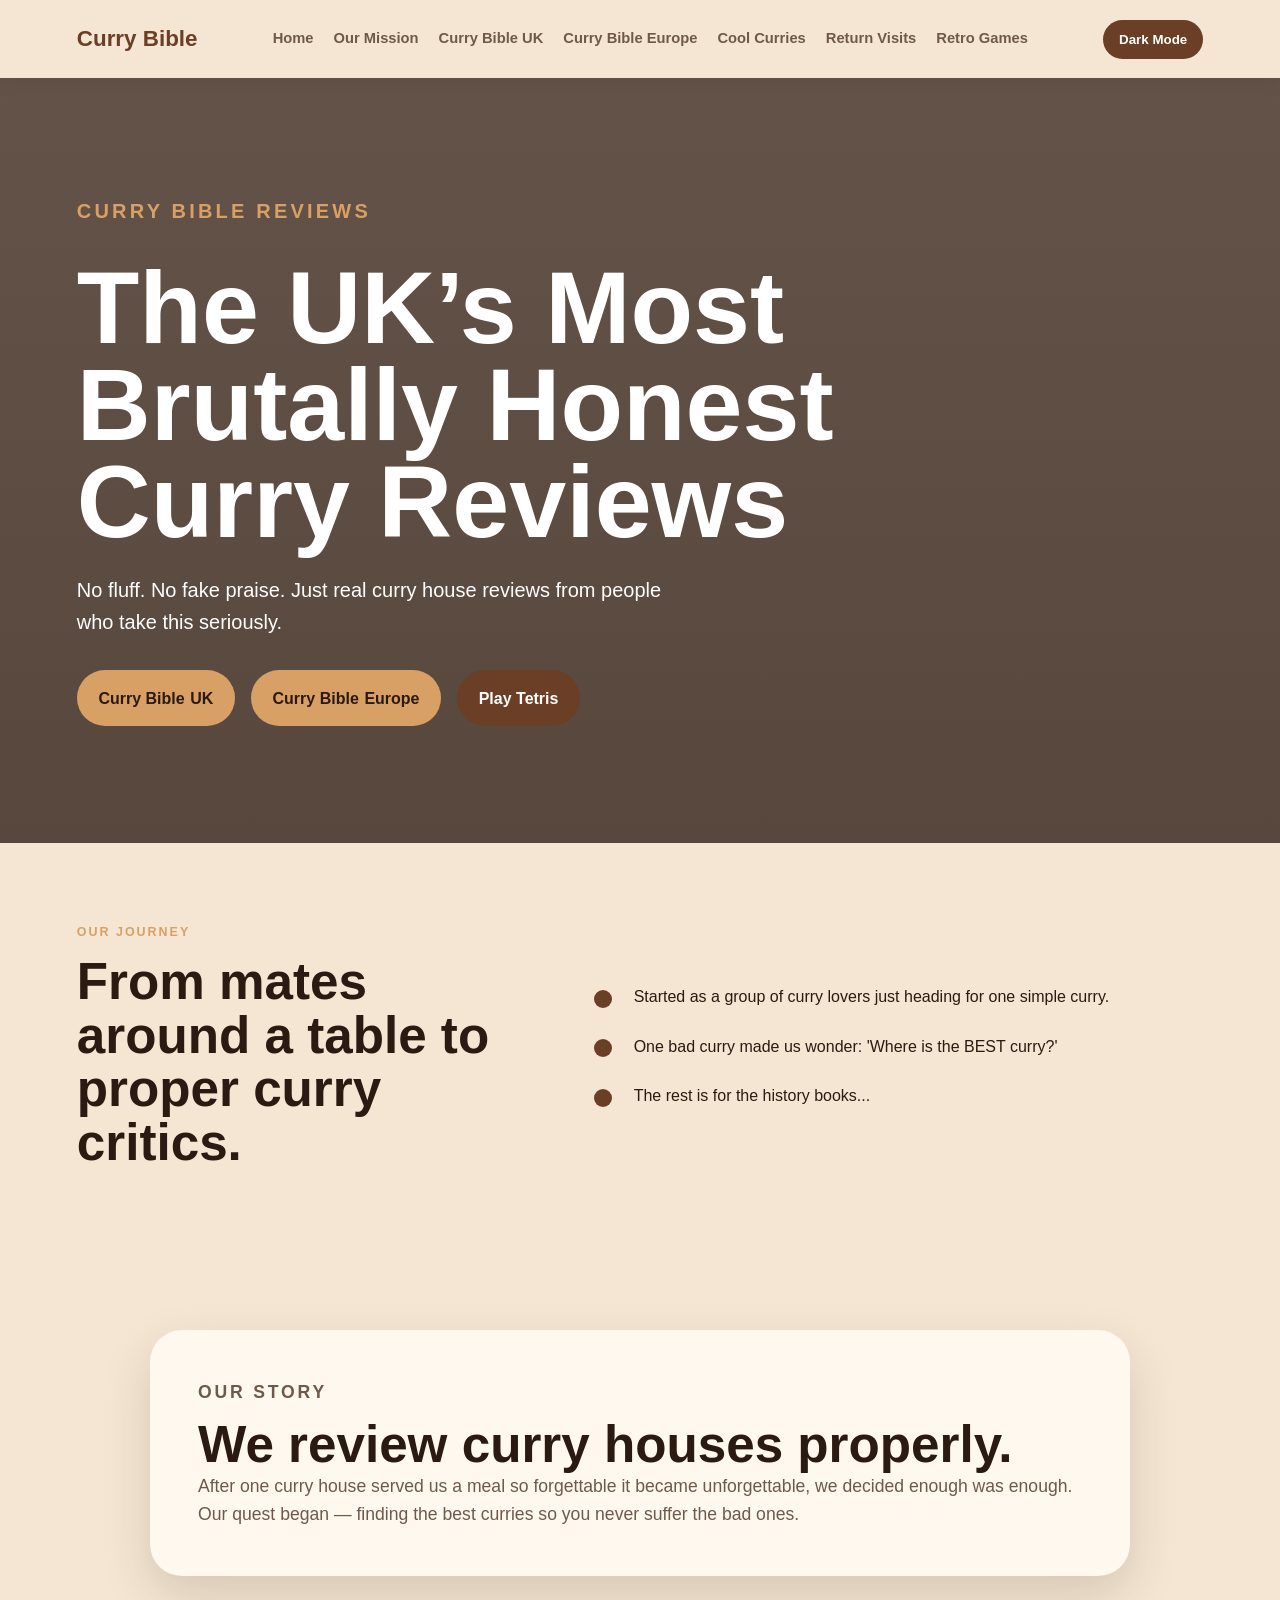
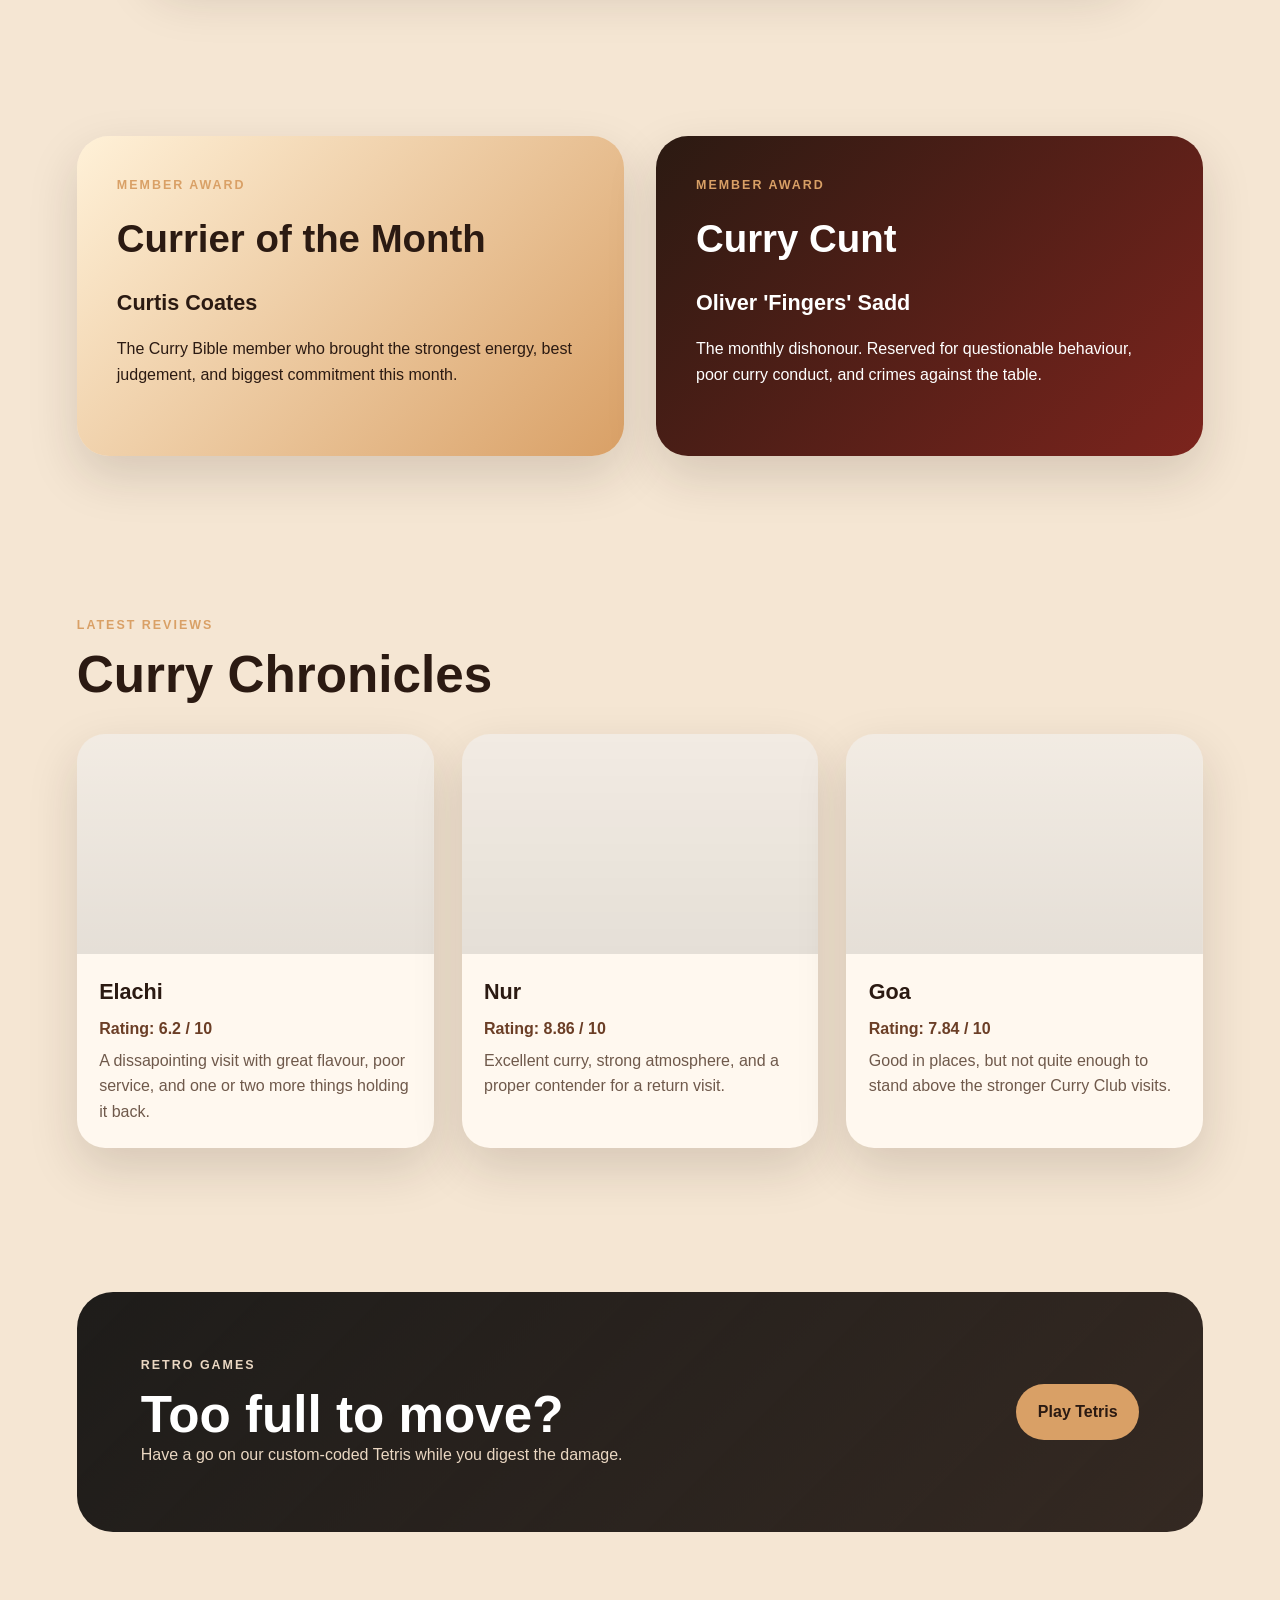
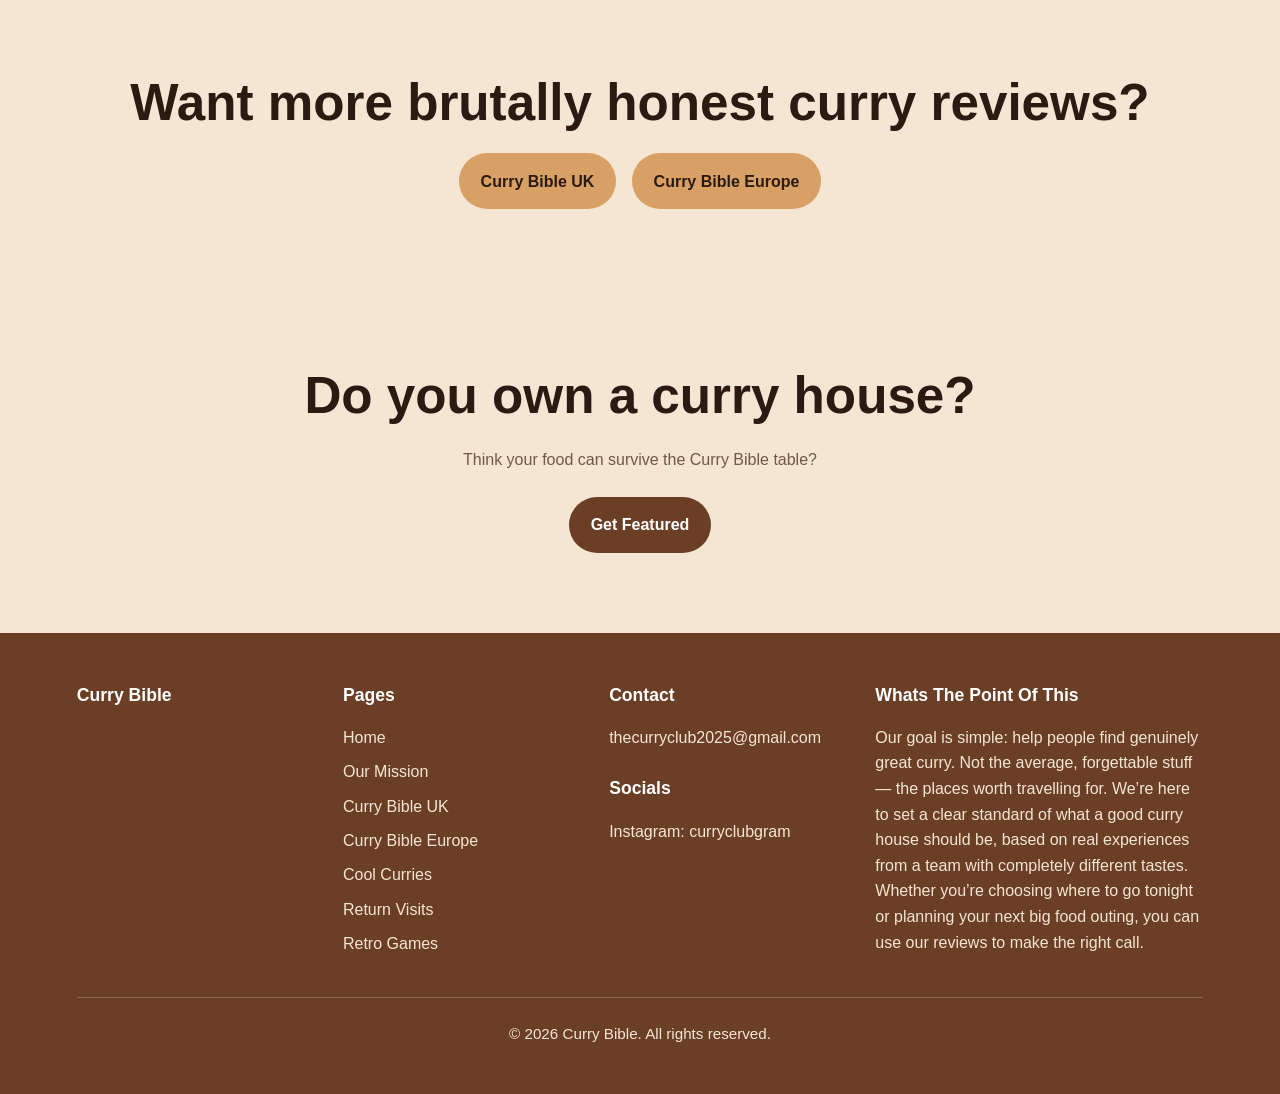
<file: index.html>
<!DOCTYPE html>
<html lang="en">
<head>
  <meta charset="UTF-8" />
  <meta name="viewport" content="width=device-width, initial-scale=1.0" />
  <title>Curry Bible | Curry House Reviews</title>
  <link rel="stylesheet" href="styles.css" />
</head>

<body>
  <header class="site-header">
    <div class="header-left">
        <button id="burgerMenu" class="burger-menu" type="button" aria-label="Open navigation menu" aria-expanded="false">
            <span></span>
            <span></span>
            <span></span>
        </button>

        <a href="#" class="logo">Curry Bible</a>
    </div>

        <nav id="mainNav" class="main-nav">
            <a href="index.html">Home</a>
            <a href="our-mission.html">Our Mission</a>
            <a href="curry-bible-uk.html">Curry Bible UK</a>
            <a href="curry-bible-europe.html">Curry Bible Europe</a>
            <a href="cool-curries.html">Cool Curries</a>
            <a href="return-visits.html">Return Visits</a>
            <a href="retro-games.html">Retro Games</a>
        </nav>

        <button id="themeToggle" class="theme-toggle">Dark Mode</button>
    </header>

  <main>
    <section class="hero">
      <div class="hero-content">
        <p class="eyebrow">Curry Bible Reviews</p>
        <h1>The UK’s Most Brutally Honest Curry Reviews</h1>
        <p>No fluff. No fake praise. Just real curry house reviews from people who take this seriously.</p>

        <div class="hero-buttons">
            <a href="curry-bible-uk.html" class="btn primary hero-btn-uk">
                <span>Curry Bible </span>
                <span>UK</span>
            </a>

            <a href="curry-bible-europe.html" class="btn primary hero-btn-europe">
                <span>Curry Bible </span>
                <span>Europe</span>
            </a>
            <a href="retro-games.html" class="btn secondary hero-btn-tetris">Play Tetris</a>
        </div>
    </section>

    <section class="section journey">
      <div>
        <p class="eyebrow">Our Journey</p>
        <h2>From mates around a table to proper curry critics.</h2>
      </div>

      <div class="timeline">
        <div class="timeline-item">
          <span></span>
          <p>Started as a group of curry lovers just heading for one simple curry.</p>
        </div>

        <div class="timeline-item">
          <span></span>
          <p>One bad curry made us wonder: 'Where is the BEST curry?'</p>
        </div>

        <div class="timeline-item">
          <span></span>
          <p>The rest is for the history books...</p>
        </div>
      </div>
    </section>

    <section class="section story">
      <div class="story-card">
        <p class="eyebrow">Our Story</p>
        <h2>We review curry houses properly.</h2>
        <p>
          After one curry house served us a meal so forgettable it became unforgettable, we decided enough was enough. 
          Our quest began — finding the best curries so you never suffer the bad ones.
        </p>
      </div>
    </section>

    <section class="section member-awards">
      <article class="award-card highlight">
        <p class="eyebrow">Member Award</p>
        <h2>Currier of the Month</h2>
        <p class="member-name">Curtis Coates</p>
        <p>The Curry Bible member who brought the strongest energy, best judgement, and biggest commitment this month.</p>
      </article>

      <article class="award-card danger">
        <p class="eyebrow">Member Award</p>
        <h2>Curry Cunt</h2>
        <p class="member-name">Oliver 'Fingers' Sadd</p>
        <p>The monthly dishonour. Reserved for questionable behaviour, poor curry conduct, and crimes against the table.</p>
      </article>
    </section>

    <section class="section chronicles">
      <div class="section-heading">
        <p class="eyebrow">Latest Reviews</p>
        <h2>Curry Chronicles</h2>
      </div>

      <div class="review-grid">
        <article class="review-card">
          <div class="review-image"></div>
          <h3>Elachi</h3>
          <p class="rating">Rating: 6.2 / 10</p>
          <p>A dissapointing visit with great flavour, poor service, and one or two more things holding it back.</p>
        </article>

        <article class="review-card">
          <div class="review-image"></div>
          <h3>Nur</h3>
          <p class="rating">Rating: 8.86 / 10</p>
          <p>Excellent curry, strong atmosphere, and a proper contender for a return visit.</p>
        </article>

        <article class="review-card">
          <div class="review-image"></div>
          <h3>Goa</h3>
          <p class="rating">Rating: 7.84 / 10</p>
          <p>Good in places, but not quite enough to stand above the stronger Curry Club visits.</p>
        </article>
      </div>
    </section>

    <section class="games-section">
      <div>
        <p class="eyebrow">Retro Games</p>
        <h2>Too full to move?</h2>
        <p>Have a go on our custom-coded Tetris while you digest the damage.</p>
      </div>

      <a href="retro-games.html" class="btn primary">Play Tetris</a>
    </section>

    <section class="section cta-section">
      <h2>Want more brutally honest curry reviews?</h2>

      <div class="cta-buttons">
        <a href="curry-bible-uk.html" class="btn primary">Curry Bible UK</a>
        <a href="curry-bible-europe.html" class="btn primary">Curry Bible Europe</a>
      </div>
    </section>

    <section class="section owner-section">
      <h2>Do you own a curry house?</h2>
      <p>Think your food can survive the Curry Bible table?</p>
      <a href="https://l.facebook.com/l.php?u=https%3A%2F%2Fwww.jotform.com%2Fform%2F261245685642058%3Ffbclid%3DIwZXh0bgNhZW0CMTAAYnJpZBEwbm13OXhZNlpnVWhSQlNaR3NydGMGYXBwX2lkEDIyMjAzOTE3ODgyMDA4OTIAAR4OBtmm7lunjBcpDz4_UyN0LYs-M016tKHV-nX4f7ckYIx4gUlVA00bn8sJVg_aem_XKpjOnHI5RNtTKO0oPxDNw&h=AUBogF7fgdEUsSdozymRxUwtxpuN_Pl2380udYlKgGkXz-KhgUbFvMssvJAIbaUiBGO92_9Kihm3tRz-fIc2vxXcOBsVfwBjmVBI9oaQAIwtd0EQJZAD_BPY_s7W-v1BO7RKXQ" class="btn secondary">Get Featured</a>
    </section>
  </main>

  <footer class="site-footer">
    <div class="footer-grid">
      <div>
        <h3>Curry Bible</h3>
      </div>

      <div>
        <h3>Pages</h3>
        <div class="footer-links">
          <a href="index.html">Home</a>
          <a href="our-mission.html">Our Mission</a>
          <a href="curry-bible-uk.html">Curry Bible UK</a>
          <a href="curry-bible-europe.html">Curry Bible Europe</a>
          <a href="cool-curries.html">Cool Curries</a>
          <a href="return-visits.html">Return Visits</a>
          <a href="retro-games.html">Retro Games</a>
        </div>
      </div>

      <div>
        <h3>Contact</h3>
        <a href="mailto:thecurryclub2025@gmail.com">thecurryclub2025@gmail.com</a>

        <h3 class="socials-title">Socials</h3>
        <a href="https://www.instagram.com/curryclubgram" target="_blank" rel="noopener noreferrer">
          Instagram: curryclubgram
        </a>
      </div>

      <div>
        <h3>Whats The Point Of This</h3>
        <p>
          Our goal is simple: help people find genuinely great curry. Not the average, forgettable stuff — 
          the places worth travelling for. We’re here to set a clear standard of what a good curry house 
          should be, based on real experiences from a team with completely different tastes. Whether you’re 
          choosing where to go tonight or planning your next big food outing, you can use our reviews to 
          make the right call.
        </p>
      </div>
    </div>
    <p class="footer-copyright">&copy; 2026 Curry Bible. All rights reserved.</p>
  </footer>

  <script src="script.js"></script>
</body>
</html>
</file>
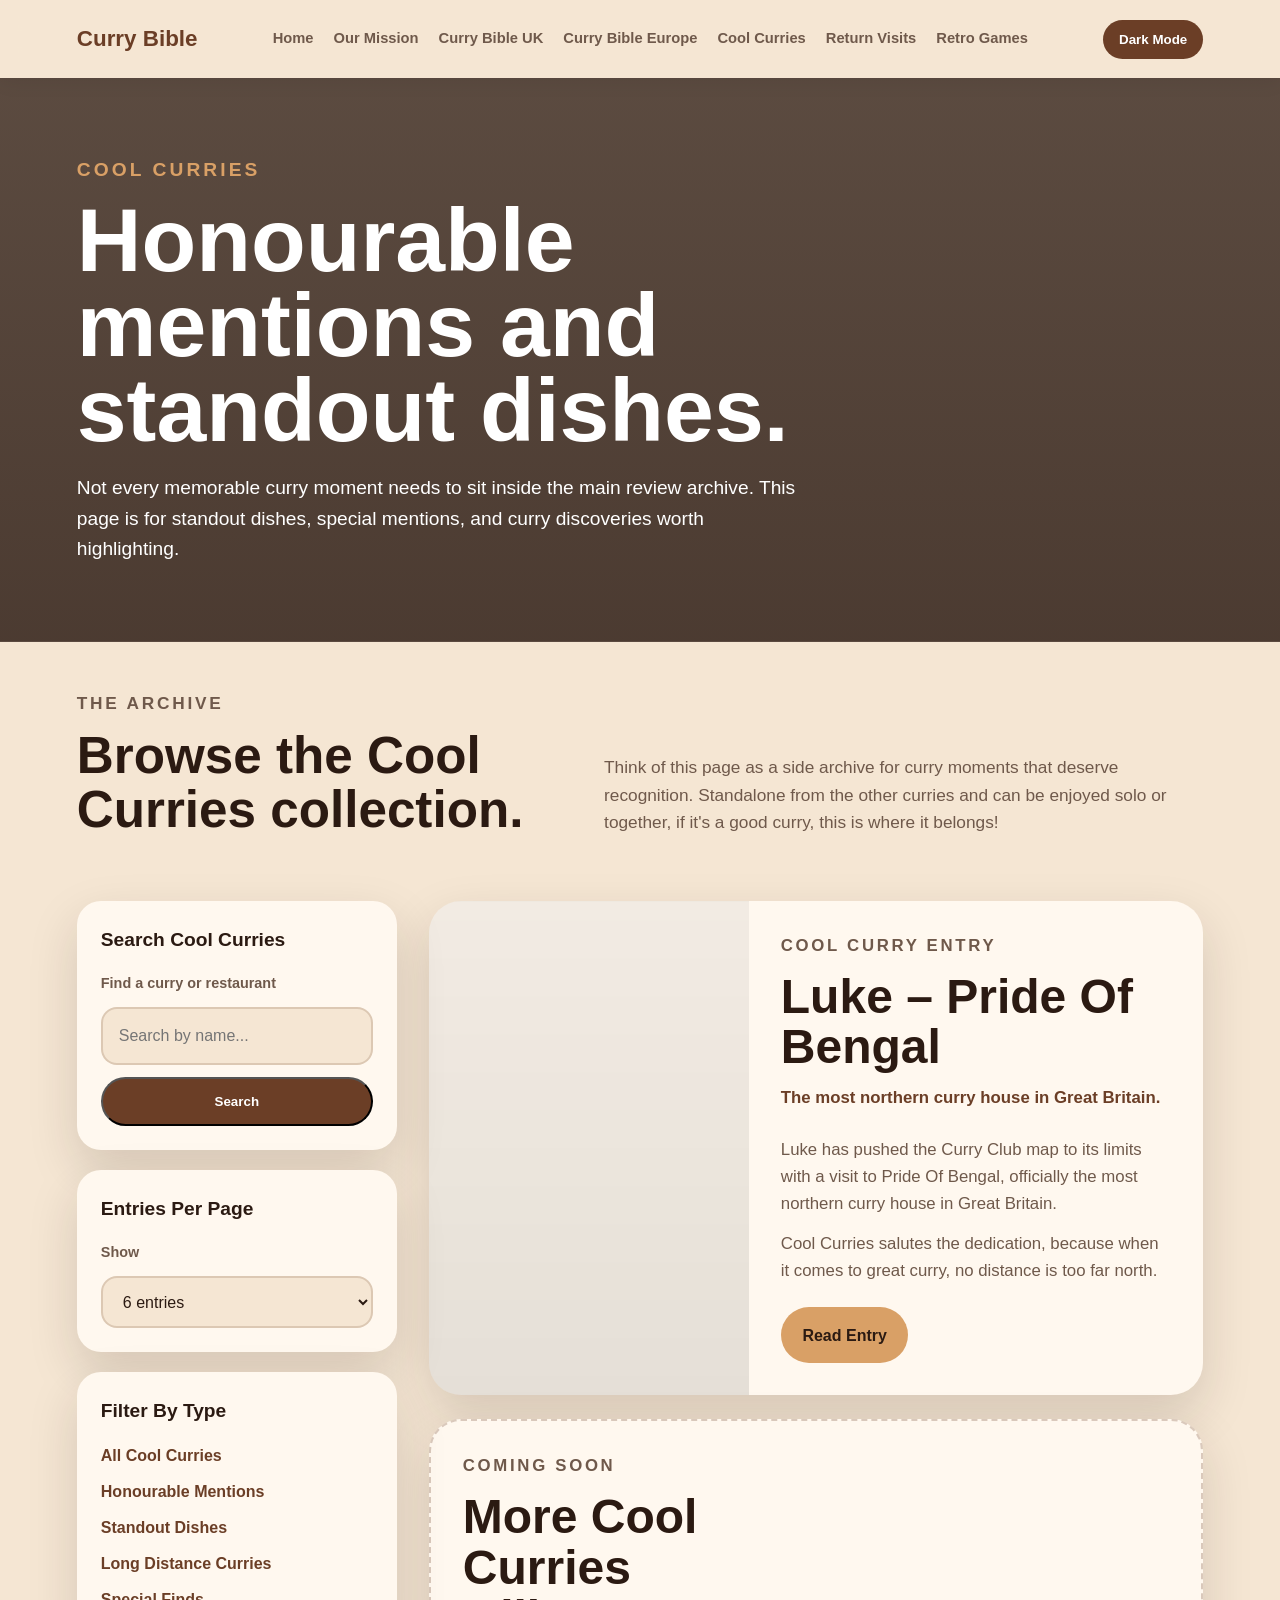
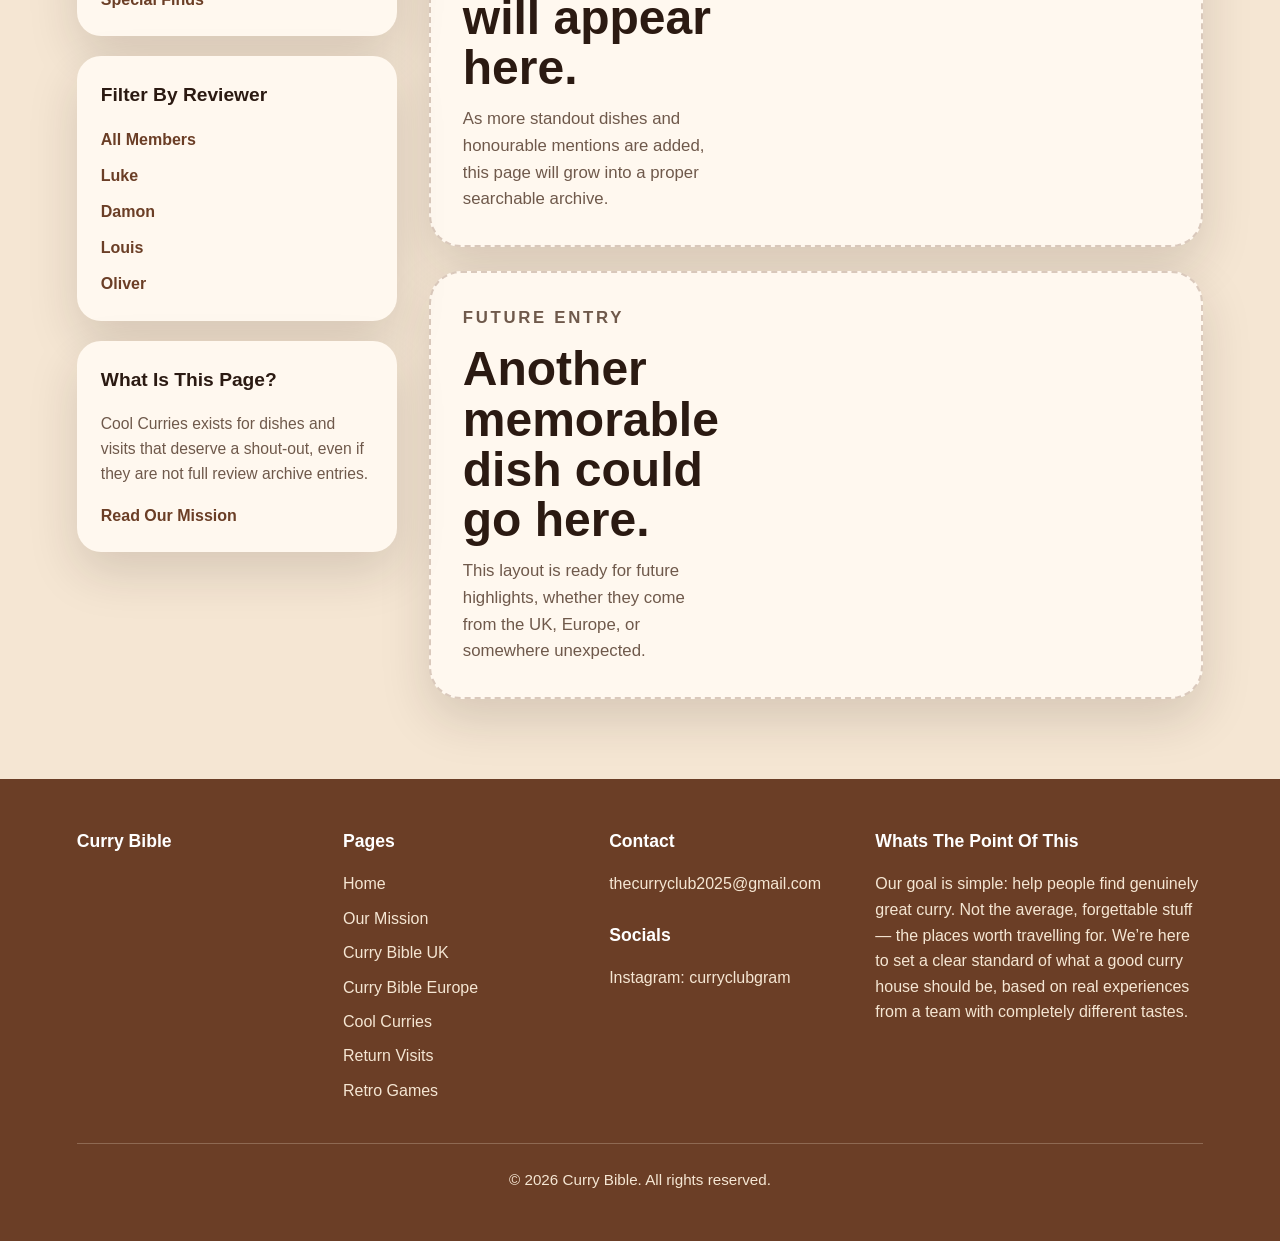
<file: cool-curries.html>
<!DOCTYPE html>
<html lang="en">
<head>
  <meta charset="UTF-8" />
  <meta name="viewport" content="width=device-width, initial-scale=1.0" />

  <title>Cool Curries | Curry Bible</title>

  <link rel="stylesheet" href="styles.css" />
</head>

<body>
  <header class="site-header">
    <div class="header-left">
      <button id="burgerMenu" class="burger-menu" type="button" aria-label="Open navigation menu" aria-expanded="false">
        <span></span>
        <span></span>
        <span></span>
      </button>

      <a href="index.html" class="logo">Curry Bible</a>
    </div>

    <nav id="mainNav" class="main-nav">
      <a href="index.html">Home</a>
      <a href="our-mission.html">Our Mission</a>
      <a href="curry-bible-uk.html">Curry Bible UK</a>
      <a href="curry-bible-europe.html">Curry Bible Europe</a>
      <a href="cool-curries.html">Cool Curries</a>
      <a href="return-visits.html">Return Visits</a>
      <a href="retro-games.html">Retro Games</a>
    </nav>

    <button id="themeToggle" class="theme-toggle">Dark Mode</button>
  </header>

  <main>
    <section class="cool-curries-hero">
      <div class="cool-curries-hero-content">
        <p class="eyebrow">Cool Curries</p>
        <h1>Honourable mentions and standout dishes.</h1>
        <p>
          Not every memorable curry moment needs to sit inside the main review archive.
          This page is for standout dishes, special mentions, and curry discoveries worth highlighting.
        </p>
      </div>
    </section>

    <section class="reviews-page-intro">
      <div>
        <p class="eyebrow">The Archive</p>
        <h2>Browse the Cool Curries collection.</h2>
      </div>

      <p>
        Think of this page as a side archive for curry moments that deserve recognition. 
        Standalone from the other curries and can be enjoyed solo or together, if it's a good curry, this is where it belongs!
      </p>
    </section>

    <section class="reviews-layout">
      <aside class="reviews-sidebar">
        <div class="sidebar-widget">
          <h3>Search Cool Curries</h3>

          <form class="review-search-form">
            <label for="coolCurrySearch">Find a curry or restaurant</label>
            <input id="coolCurrySearch" type="search" placeholder="Search by name..." />
            <button type="submit" class="btn secondary">Search</button>
          </form>
        </div>

        <div class="sidebar-widget">
          <h3>Entries Per Page</h3>

          <form class="reviews-per-page-form">
            <label for="coolCurriesPerPage">Show</label>

            <select id="coolCurriesPerPage">
              <option>6 entries</option>
              <option>9 entries</option>
              <option>12 entries</option>
              <option>15 entries</option>
            </select>
          </form>
        </div>

        <div class="sidebar-widget">
          <h3>Filter By Type</h3>

          <div class="filter-links">
            <a href="#">All Cool Curries</a>
            <a href="#">Honourable Mentions</a>
            <a href="#">Standout Dishes</a>
            <a href="#">Long Distance Curries</a>
            <a href="#">Special Finds</a>
          </div>
        </div>

        <div class="sidebar-widget">
          <h3>Filter By Reviewer</h3>

          <div class="filter-links">
            <a href="#">All Members</a>
            <a href="#">Luke</a>
            <a href="#">Damon</a>
            <a href="#">Louis</a>
            <a href="#">Oliver</a>
          </div>
        </div>

        <div class="sidebar-widget">
          <h3>What Is This Page?</h3>
          <p>
            Cool Curries exists for dishes and visits that deserve a shout-out, even if they are not full review archive entries.
          </p>

          <a href="our-mission.html" class="sidebar-text-link">Read Our Mission</a>
        </div>
      </aside>

      <section class="reviews-main">
        <article class="cool-curry-card featured-cool-curry">
          <div class="cool-curry-image"></div>

          <div class="cool-curry-content">
            <p class="eyebrow">Cool Curry Entry</p>
            <h2>Luke – Pride Of Bengal</h2>
            <p class="archive-rating">The most northern curry house in Great Britain.</p>
            <p>
              Luke has pushed the Curry Club map to its limits with a visit to Pride Of Bengal,
              officially the most northern curry house in Great Britain.
            </p>
            <p>
              Cool Curries salutes the dedication, because when it comes to great curry,
              no distance is too far north.
            </p>

            <a href="#" class="btn primary">Read Entry</a>
          </div>
        </article>

        <article class="cool-curry-card placeholder-review">
          <div class="cool-curry-content">
            <p class="eyebrow">Coming Soon</p>
            <h2>More Cool Curries will appear here.</h2>
            <p>
              As more standout dishes and honourable mentions are added, this page will grow into a proper searchable archive.
            </p>
          </div>
        </article>

        <article class="cool-curry-card placeholder-review">
          <div class="cool-curry-content">
            <p class="eyebrow">Future Entry</p>
            <h2>Another memorable dish could go here.</h2>
            <p>
              This layout is ready for future highlights, whether they come from the UK, Europe, or somewhere unexpected.
            </p>
          </div>
        </article>
      </section>
    </section>
  </main>

  <footer class="site-footer">
    <div class="footer-grid">
      <div>
        <h3>Curry Bible</h3>
      </div>

      <div>
        <h3>Pages</h3>
        <div class="footer-links">
          <a href="index.html">Home</a>
          <a href="our-mission.html">Our Mission</a>
          <a href="curry-bible-uk.html">Curry Bible UK</a>
          <a href="curry-bible-europe.html">Curry Bible Europe</a>
          <a href="cool-curries.html">Cool Curries</a>
          <a href="return-visits.html">Return Visits</a>
          <a href="retro-games.html">Retro Games</a>
        </div>
      </div>

      <div>
        <h3>Contact</h3>
        <a href="mailto:thecurryclub2025@gmail.com">thecurryclub2025@gmail.com</a>

        <h3 class="socials-title">Socials</h3>
        <a href="https://www.instagram.com/curryclubgram" target="_blank" rel="noopener noreferrer">
          Instagram: curryclubgram
        </a>
      </div>

      <div>
        <h3>Whats The Point Of This</h3>
        <p>
          Our goal is simple: help people find genuinely great curry. Not the average, forgettable stuff —
          the places worth travelling for. We’re here to set a clear standard of what a good curry house
          should be, based on real experiences from a team with completely different tastes.
        </p>
      </div>
    </div>

    <p class="footer-copyright">&copy; 2026 Curry Bible. All rights reserved.</p>
  </footer>

  <script src="script.js"></script>
</body>
</html>
</file>
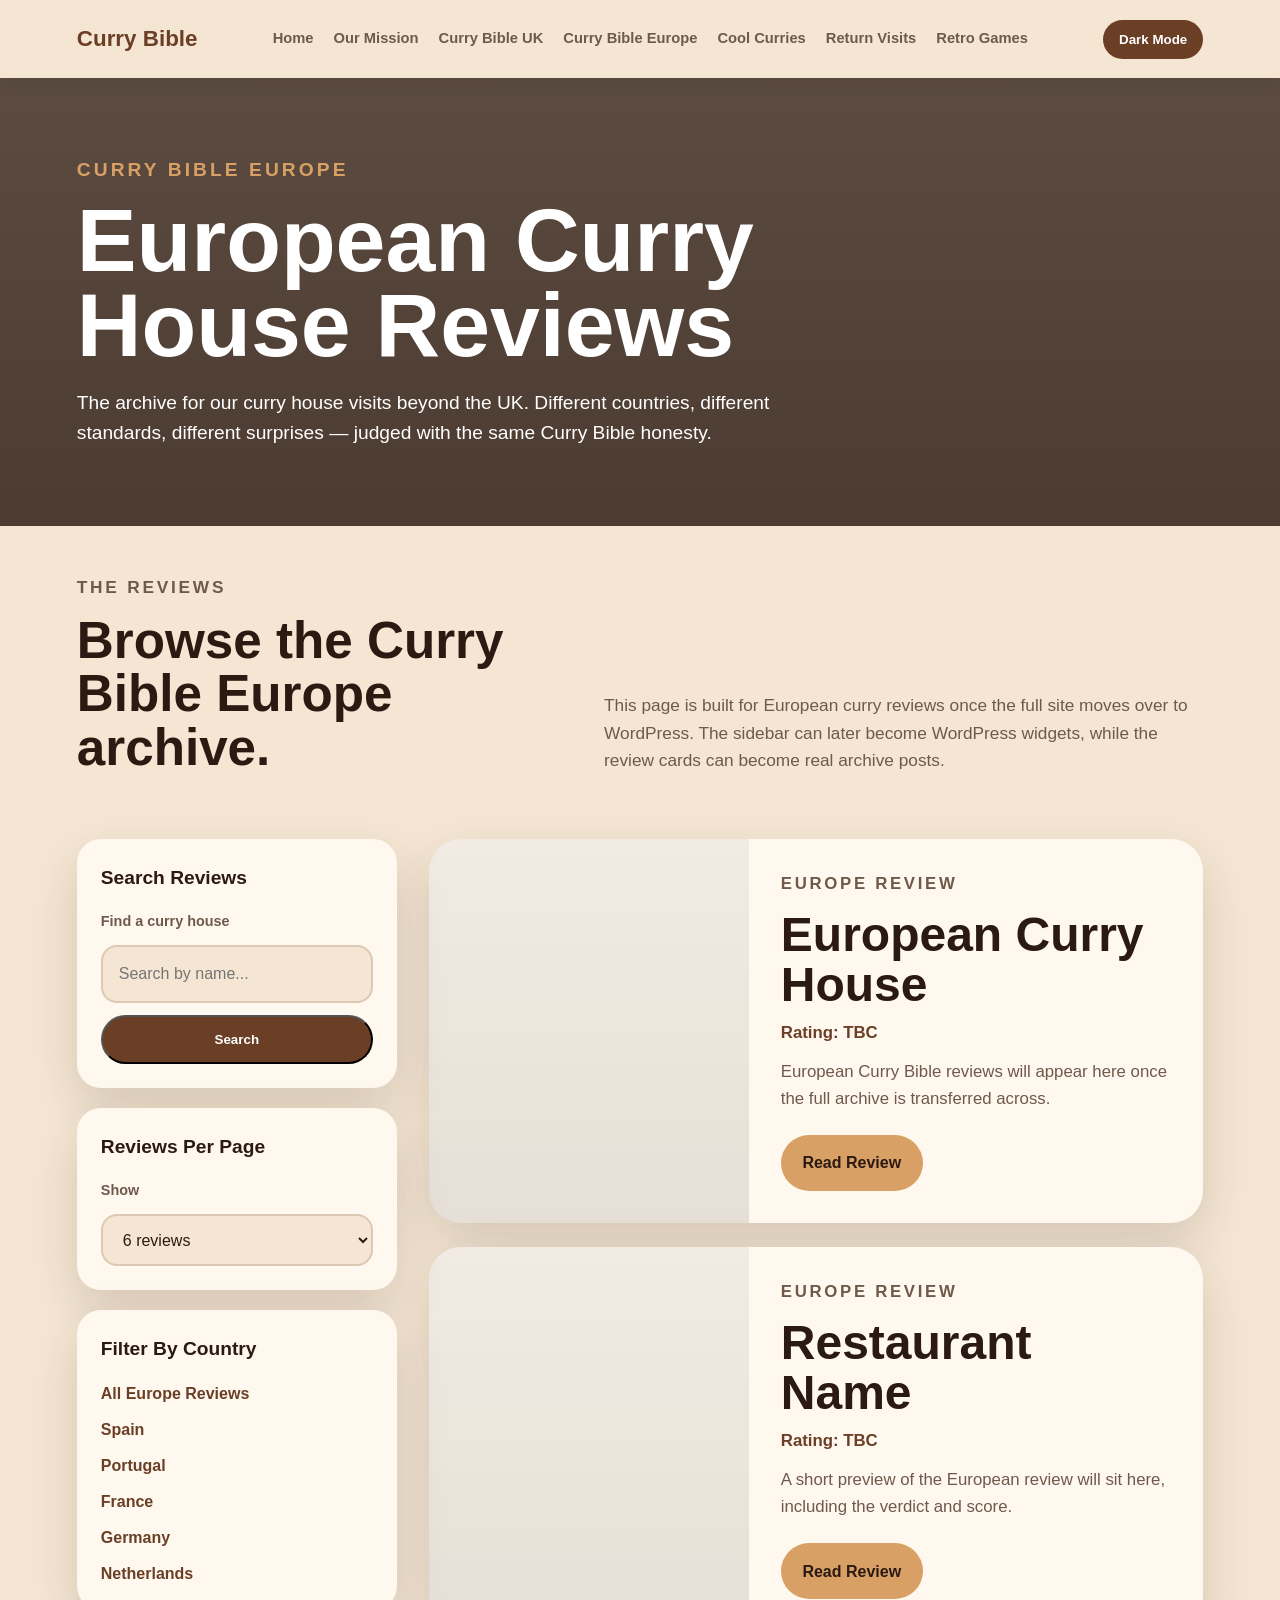
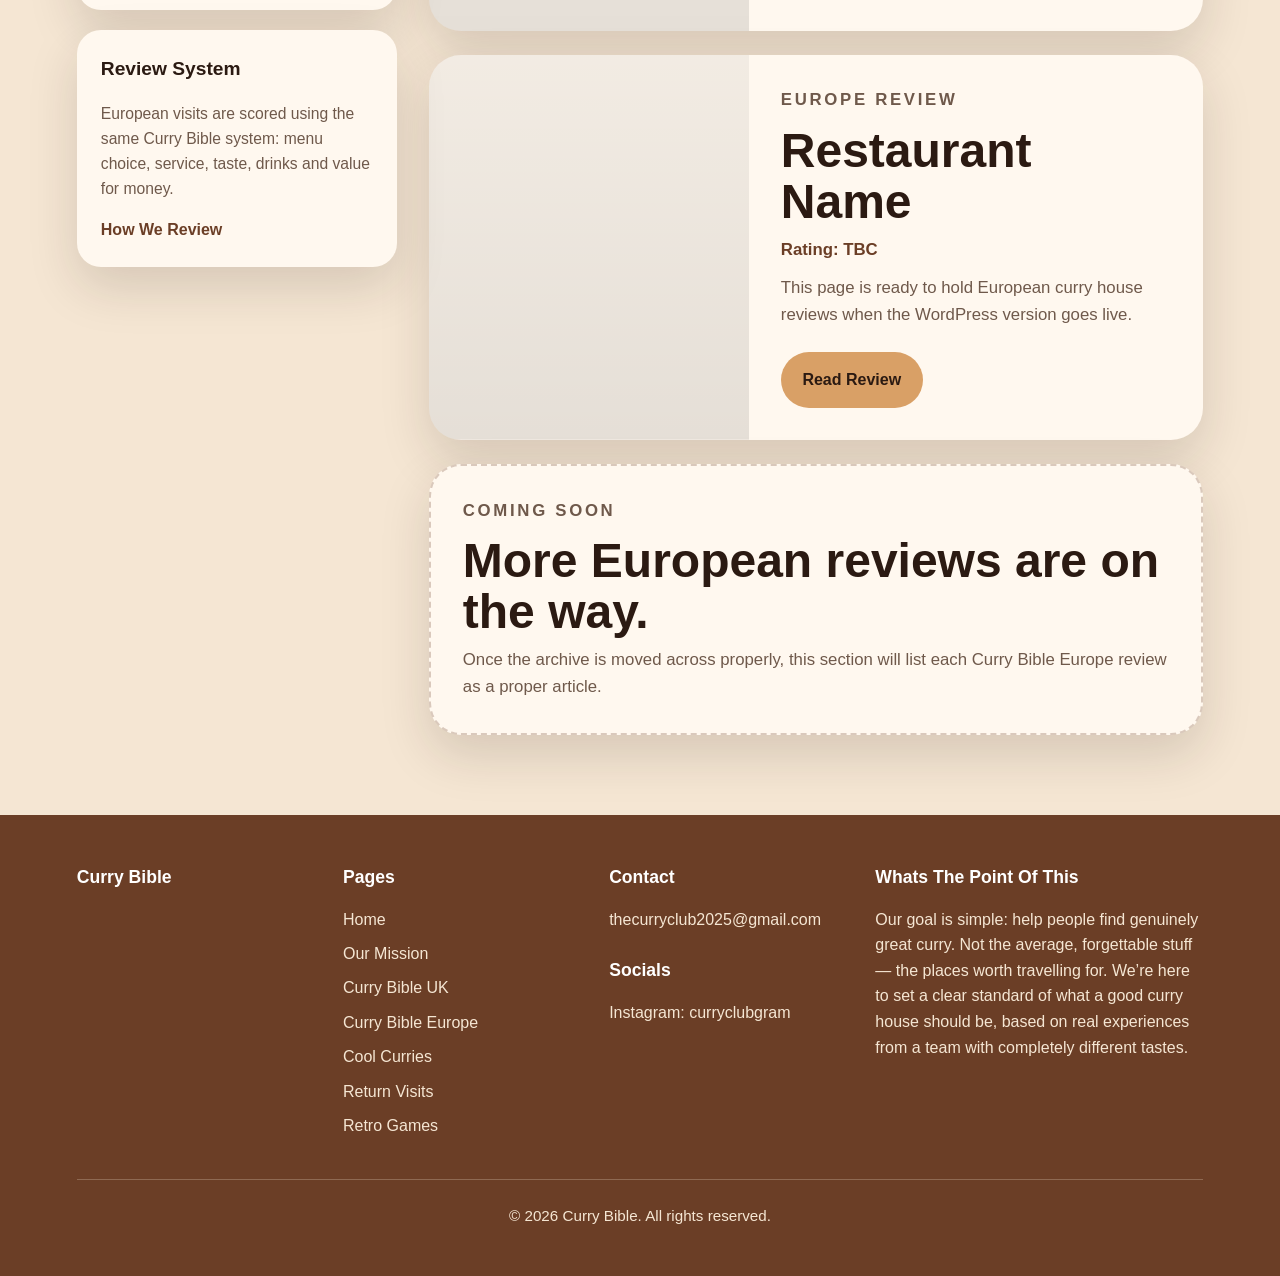
<file: curry-bible-europe.html>
<!DOCTYPE html>
<html lang="en">
<head>
  <meta charset="UTF-8" />
  <meta name="viewport" content="width=device-width, initial-scale=1.0" />

  <title>Curry Bible Europe | Curry Bible</title>

  <link rel="stylesheet" href="styles.css" />
</head>

<body>
  <header class="site-header">
    <div class="header-left">
      <button id="burgerMenu" class="burger-menu" type="button" aria-label="Open navigation menu" aria-expanded="false">
        <span></span>
        <span></span>
        <span></span>
      </button>

      <a href="index.html" class="logo">Curry Bible</a>
    </div>

    <nav id="mainNav" class="main-nav">
      <a href="index.html">Home</a>
      <a href="our-mission.html">Our Mission</a>
      <a href="curry-bible-uk.html">Curry Bible UK</a>
      <a href="curry-bible-europe.html">Curry Bible Europe</a>
      <a href="cool-curries.html">Cool Curries</a>
      <a href="return-visits.html">Return Visits</a>
      <a href="retro-games.html">Retro Games</a>
    </nav>

    <button id="themeToggle" class="theme-toggle">Dark Mode</button>
  </header>

  <main>
    <section class="reviews-archive-hero europe-archive-hero">
      <div class="reviews-archive-hero-content">
        <p class="eyebrow">Curry Bible Europe</p>
        <h1>European Curry House Reviews</h1>
        <p>
          The archive for our curry house visits beyond the UK. Different countries, different standards,
          different surprises — judged with the same Curry Bible honesty.
        </p>
      </div>
    </section>

    <section class="reviews-page-intro">
      <div>
        <p class="eyebrow">The Reviews</p>
        <h2>Browse the Curry Bible Europe archive.</h2>
      </div>

      <p>
        This page is built for European curry reviews once the full site moves over to WordPress.
        The sidebar can later become WordPress widgets, while the review cards can become real archive posts.
      </p>
    </section>

    <section class="reviews-layout">
      <aside class="reviews-sidebar">
        <div class="sidebar-widget">
          <h3>Search Reviews</h3>

          <form class="review-search-form">
            <label for="reviewSearch">Find a curry house</label>
            <input id="reviewSearch" type="search" placeholder="Search by name..." />
            <button type="submit" class="btn secondary">Search</button>
          </form>
        </div>

        <div class="sidebar-widget">
          <h3>Reviews Per Page</h3>

          <form class="reviews-per-page-form">
            <label for="reviewsPerPage">Show</label>

            <select id="reviewsPerPage">
              <option>6 reviews</option>
              <option>9 reviews</option>
              <option>12 reviews</option>
              <option>15 reviews</option>
            </select>
          </form>
        </div>

        <div class="sidebar-widget">
          <h3>Filter By Country</h3>

          <div class="filter-links">
            <a href="#">All Europe Reviews</a>
            <a href="#">Spain</a>
            <a href="#">Portugal</a>
            <a href="#">France</a>
            <a href="#">Germany</a>
            <a href="#">Netherlands</a>
          </div>
        </div>

        <div class="sidebar-widget">
          <h3>Review System</h3>
          <p>
            European visits are scored using the same Curry Bible system: menu choice, service, taste,
            drinks and value for money.
          </p>

          <a href="our-mission.html" class="sidebar-text-link">How We Review</a>
        </div>
      </aside>

      <section class="reviews-main">
        <article class="archive-review-card">
          <div class="archive-review-image europe-review-image"></div>

          <div class="archive-review-content">
            <p class="eyebrow">Europe Review</p>
            <h2>European Curry House</h2>
            <p class="archive-rating">Rating: TBC</p>
            <p>
              European Curry Bible reviews will appear here once the full archive is transferred across.
            </p>

            <a href="#" class="btn primary">Read Review</a>
          </div>
        </article>

        <article class="archive-review-card">
          <div class="archive-review-image europe-review-image"></div>

          <div class="archive-review-content">
            <p class="eyebrow">Europe Review</p>
            <h2>Restaurant Name</h2>
            <p class="archive-rating">Rating: TBC</p>
            <p>
              A short preview of the European review will sit here, including the verdict and score.
            </p>

            <a href="#" class="btn primary">Read Review</a>
          </div>
        </article>

        <article class="archive-review-card">
          <div class="archive-review-image europe-review-image"></div>

          <div class="archive-review-content">
            <p class="eyebrow">Europe Review</p>
            <h2>Restaurant Name</h2>
            <p class="archive-rating">Rating: TBC</p>
            <p>
              This page is ready to hold European curry house reviews when the WordPress version goes live.
            </p>

            <a href="#" class="btn primary">Read Review</a>
          </div>
        </article>

        <article class="archive-review-card placeholder-review">
          <div class="archive-review-content">
            <p class="eyebrow">Coming Soon</p>
            <h2>More European reviews are on the way.</h2>
            <p>
              Once the archive is moved across properly, this section will list each Curry Bible Europe review
              as a proper article.
            </p>
          </div>
        </article>
      </section>
    </section>
  </main>

  <footer class="site-footer">
    <div class="footer-grid">
      <div>
        <h3>Curry Bible</h3>
      </div>

      <div>
        <h3>Pages</h3>
        <div class="footer-links">
          <a href="index.html">Home</a>
          <a href="our-mission.html">Our Mission</a>
          <a href="curry-bible-uk.html">Curry Bible UK</a>
          <a href="curry-bible-europe.html">Curry Bible Europe</a>
          <a href="cool-curries.html">Cool Curries</a>
          <a href="return-visits.html">Return Visits</a>
          <a href="retro-games.html">Retro Games</a>
        </div>
      </div>

      <div>
        <h3>Contact</h3>
        <a href="mailto:thecurryclub2025@gmail.com">thecurryclub2025@gmail.com</a>

        <h3 class="socials-title">Socials</h3>
        <a href="https://www.instagram.com/curryclubgram" target="_blank" rel="noopener noreferrer">
          Instagram: curryclubgram
        </a>
      </div>

      <div>
        <h3>Whats The Point Of This</h3>
        <p>
          Our goal is simple: help people find genuinely great curry. Not the average, forgettable stuff —
          the places worth travelling for. We’re here to set a clear standard of what a good curry house
          should be, based on real experiences from a team with completely different tastes.
        </p>
      </div>
    </div>

    <p class="footer-copyright">&copy; 2026 Curry Bible. All rights reserved.</p>
  </footer>

  <script src="script.js"></script>
</body>
</html>
</file>
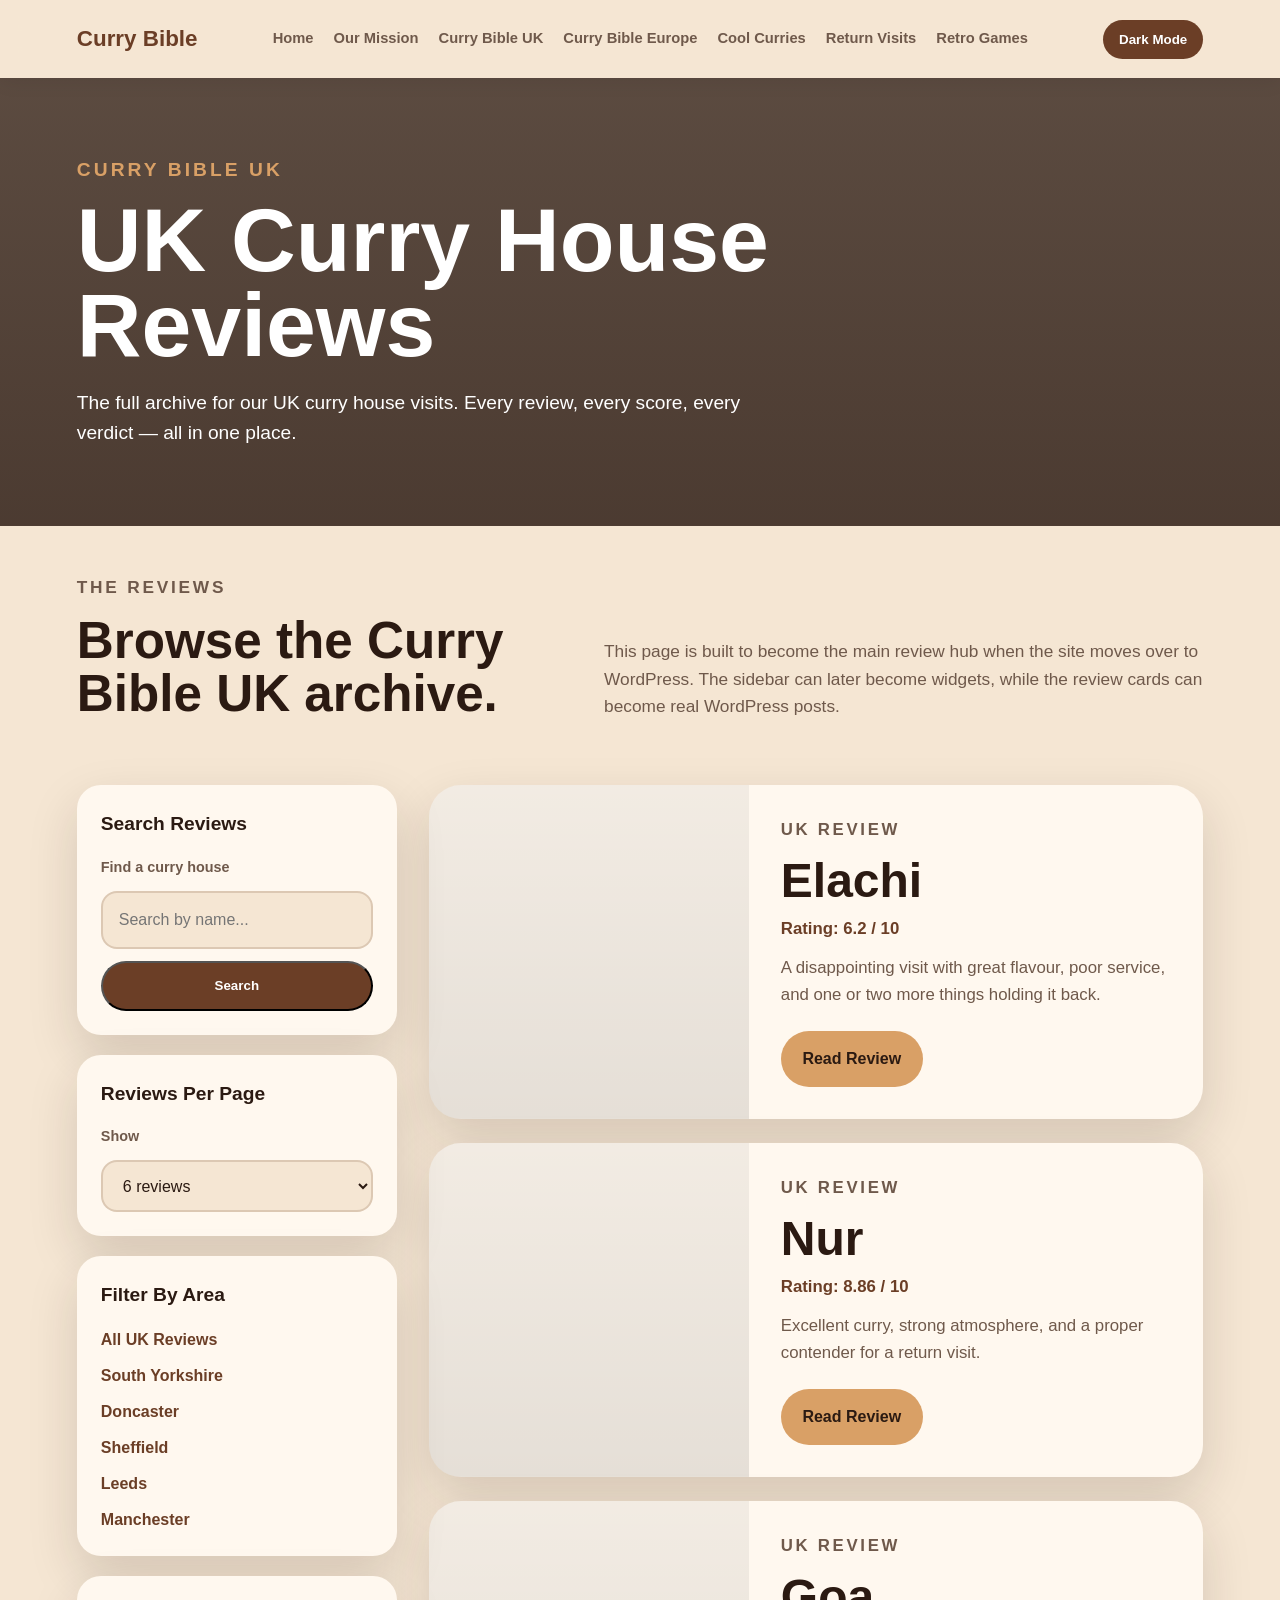
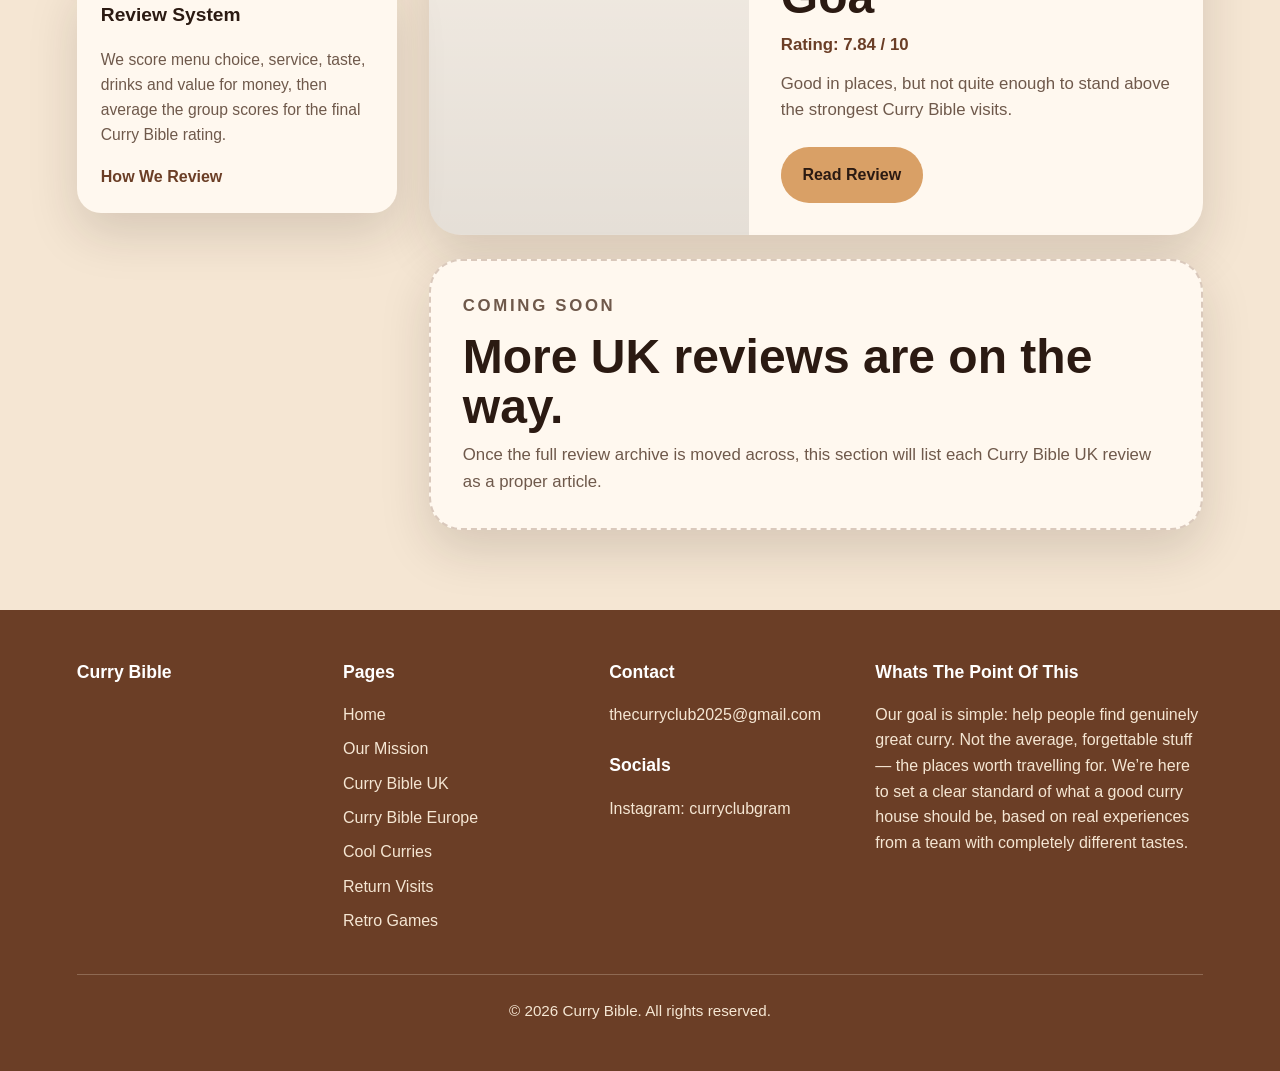
<file: curry-bible-uk.html>
<!DOCTYPE html>
<html lang="en">
<head>
  <meta charset="UTF-8" />
  <meta name="viewport" content="width=device-width, initial-scale=1.0" />

  <title>Curry Bible UK | Curry Bible</title>

  <link rel="stylesheet" href="styles.css" />
</head>

<body>
  <header class="site-header">
    <div class="header-left">
      <button id="burgerMenu" class="burger-menu" type="button" aria-label="Open navigation menu" aria-expanded="false">
        <span></span>
        <span></span>
        <span></span>
      </button>

      <a href="index.html" class="logo">Curry Bible</a>
    </div>

    <nav id="mainNav" class="main-nav">
      <a href="index.html">Home</a>
      <a href="our-mission.html">Our Mission</a>
      <a href="curry-bible-uk.html">Curry Bible UK</a>
      <a href="curry-bible-europe.html">Curry Bible Europe</a>
      <a href="cool-curries.html">Cool Curries</a>
      <a href="return-visits.html">Return Visits</a>
      <a href="retro-games.html">Retro Games</a>
    </nav>

    <button id="themeToggle" class="theme-toggle">Dark Mode</button>
  </header>

  <main>
    <section class="reviews-archive-hero">
      <div class="reviews-archive-hero-content">
        <p class="eyebrow">Curry Bible UK</p>
        <h1>UK Curry House Reviews</h1>
        <p>
          The full archive for our UK curry house visits. Every review, every score, every verdict — all in one place.
        </p>
      </div>
    </section>

    <section class="reviews-page-intro">
      <div>
        <p class="eyebrow">The Reviews</p>
        <h2>Browse the Curry Bible UK archive.</h2>
      </div>

      <p>
        This page is built to become the main review hub when the site moves over to WordPress. The sidebar can later
        become widgets, while the review cards can become real WordPress posts.
      </p>
    </section>

    <section class="reviews-layout">
      <aside class="reviews-sidebar">
        <div class="sidebar-widget">
          <h3>Search Reviews</h3>

          <form class="review-search-form">
            <label for="reviewSearch">Find a curry house</label>
            <input id="reviewSearch" type="search" placeholder="Search by name..." />
            <button type="submit" class="btn secondary">Search</button>
          </form>
        </div>

        <div class="sidebar-widget">
          <h3>Reviews Per Page</h3>

          <form class="reviews-per-page-form">
            <label for="reviewsPerPage">Show</label>

            <select id="reviewsPerPage">
              <option>6 reviews</option>
              <option>9 reviews</option>
              <option>12 reviews</option>
              <option>15 reviews</option>
            </select>
          </form>
        </div>

        <div class="sidebar-widget">
          <h3>Filter By Area</h3>

          <div class="filter-links">
            <a href="#">All UK Reviews</a>
            <a href="#">South Yorkshire</a>
            <a href="#">Doncaster</a>
            <a href="#">Sheffield</a>
            <a href="#">Leeds</a>
            <a href="#">Manchester</a>
          </div>
        </div>

        <div class="sidebar-widget">
          <h3>Review System</h3>
          <p>
            We score menu choice, service, taste, drinks and value for money, then average the group scores for the
            final Curry Bible rating.
          </p>

          <a href="our-mission.html" class="sidebar-text-link">How We Review</a>
        </div>
      </aside>

      <section class="reviews-main">
        <article class="archive-review-card">
          <div class="archive-review-image"></div>

          <div class="archive-review-content">
            <p class="eyebrow">UK Review</p>
            <h2>Elachi</h2>
            <p class="archive-rating">Rating: 6.2 / 10</p>
            <p>
              A disappointing visit with great flavour, poor service, and one or two more things holding it back.
            </p>

            <a href="#" class="btn primary">Read Review</a>
          </div>
        </article>

        <article class="archive-review-card">
          <div class="archive-review-image"></div>

          <div class="archive-review-content">
            <p class="eyebrow">UK Review</p>
            <h2>Nur</h2>
            <p class="archive-rating">Rating: 8.86 / 10</p>
            <p>
              Excellent curry, strong atmosphere, and a proper contender for a return visit.
            </p>

            <a href="#" class="btn primary">Read Review</a>
          </div>
        </article>

        <article class="archive-review-card">
          <div class="archive-review-image"></div>

          <div class="archive-review-content">
            <p class="eyebrow">UK Review</p>
            <h2>Goa</h2>
            <p class="archive-rating">Rating: 7.84 / 10</p>
            <p>
              Good in places, but not quite enough to stand above the strongest Curry Bible visits.
            </p>

            <a href="#" class="btn primary">Read Review</a>
          </div>
        </article>

        <article class="archive-review-card placeholder-review">
          <div class="archive-review-content">
            <p class="eyebrow">Coming Soon</p>
            <h2>More UK reviews are on the way.</h2>
            <p>
              Once the full review archive is moved across, this section will list each Curry Bible UK review as a
              proper article.
            </p>
          </div>
        </article>
      </section>
    </section>
  </main>

  <footer class="site-footer">
    <div class="footer-grid">
      <div>
        <h3>Curry Bible</h3>
      </div>

      <div>
        <h3>Pages</h3>
        <div class="footer-links">
          <a href="index.html">Home</a>
          <a href="our-mission.html">Our Mission</a>
          <a href="curry-bible-uk.html">Curry Bible UK</a>
          <a href="curry-bible-europe.html">Curry Bible Europe</a>
          <a href="cool-curries.html">Cool Curries</a>
          <a href="return-visits.html">Return Visits</a>
          <a href="retro-games.html">Retro Games</a>
        </div>
      </div>

      <div>
        <h3>Contact</h3>
        <a href="mailto:thecurryclub2025@gmail.com">thecurryclub2025@gmail.com</a>

        <h3 class="socials-title">Socials</h3>
        <a href="https://www.instagram.com/curryclubgram" target="_blank" rel="noopener noreferrer">
          Instagram: curryclubgram
        </a>
      </div>

      <div>
        <h3>Whats The Point Of This</h3>
        <p>
          Our goal is simple: help people find genuinely great curry. Not the average, forgettable stuff —
          the places worth travelling for. We’re here to set a clear standard of what a good curry house
          should be, based on real experiences from a team with completely different tastes.
        </p>
      </div>
    </div>

    <p class="footer-copyright">&copy; 2026 Curry Bible. All rights reserved.</p>
  </footer>

  <script src="script.js"></script>
</body>
</html>
</file>
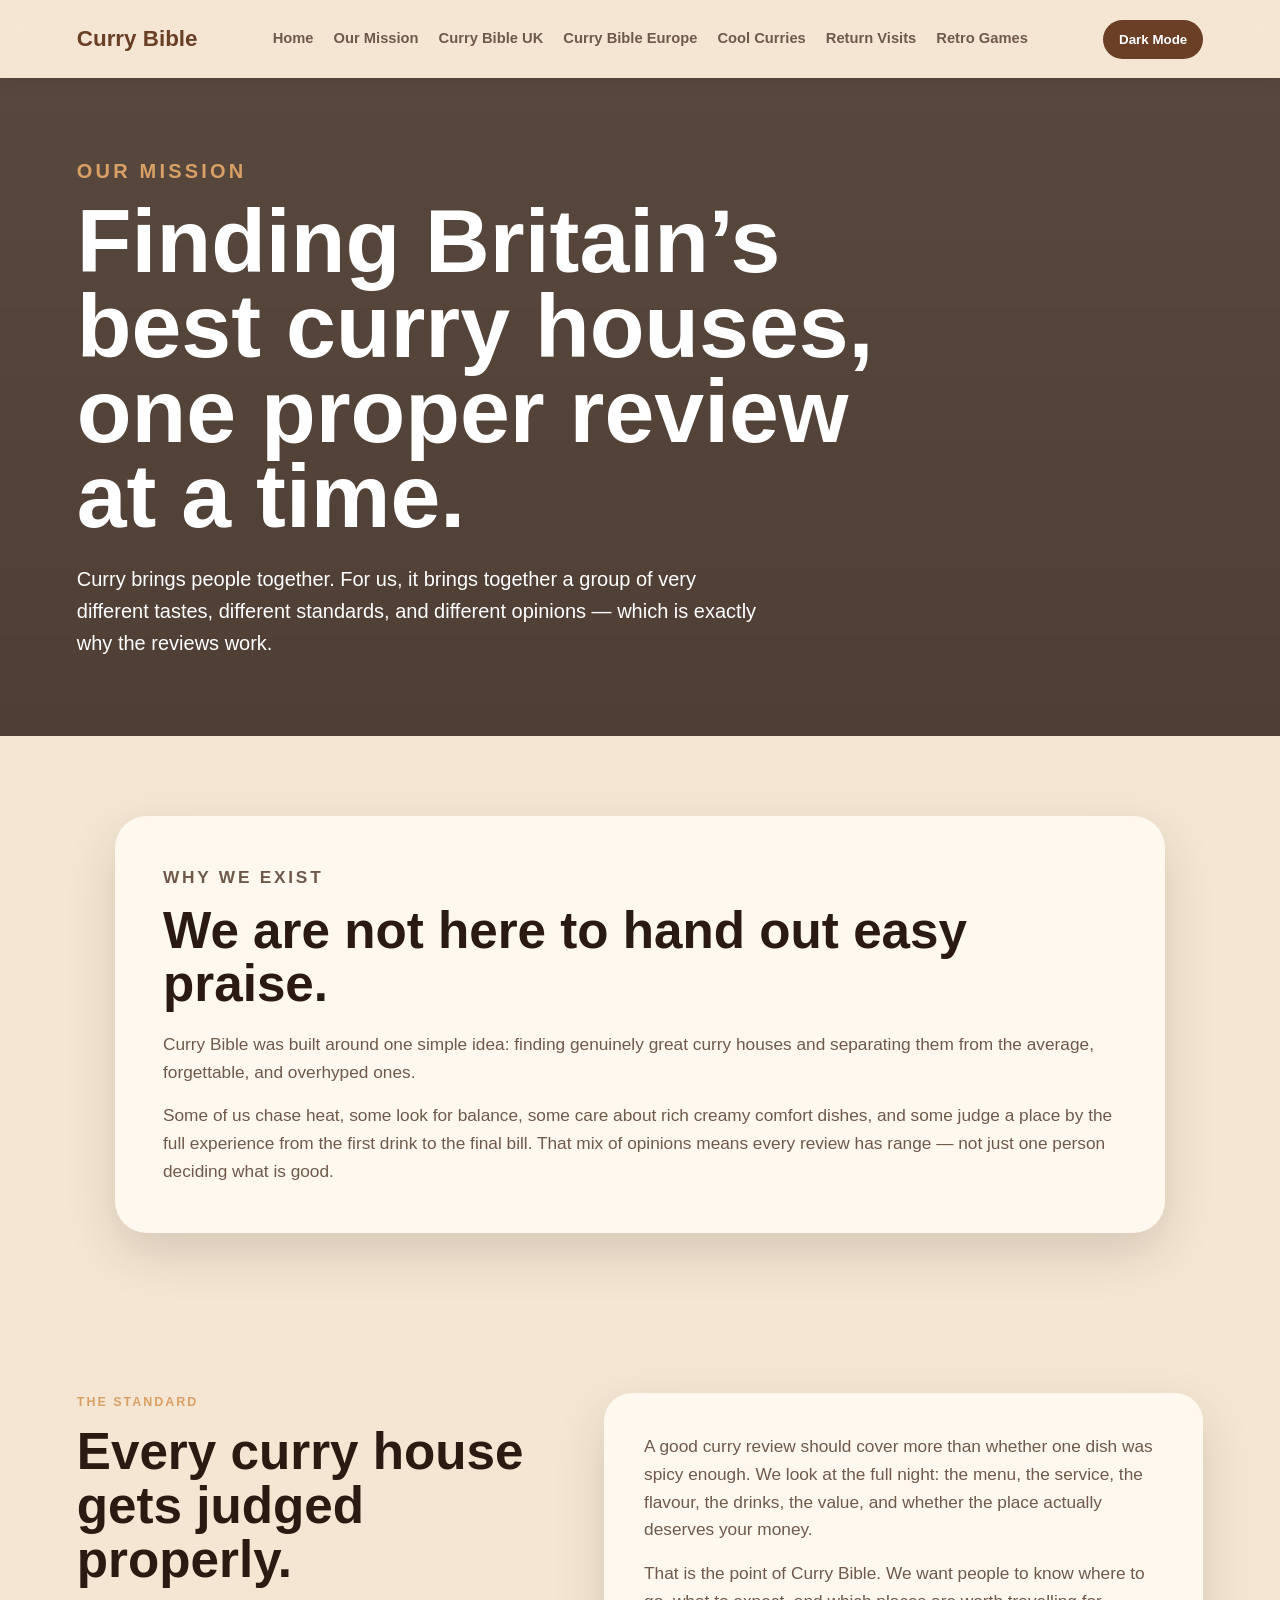
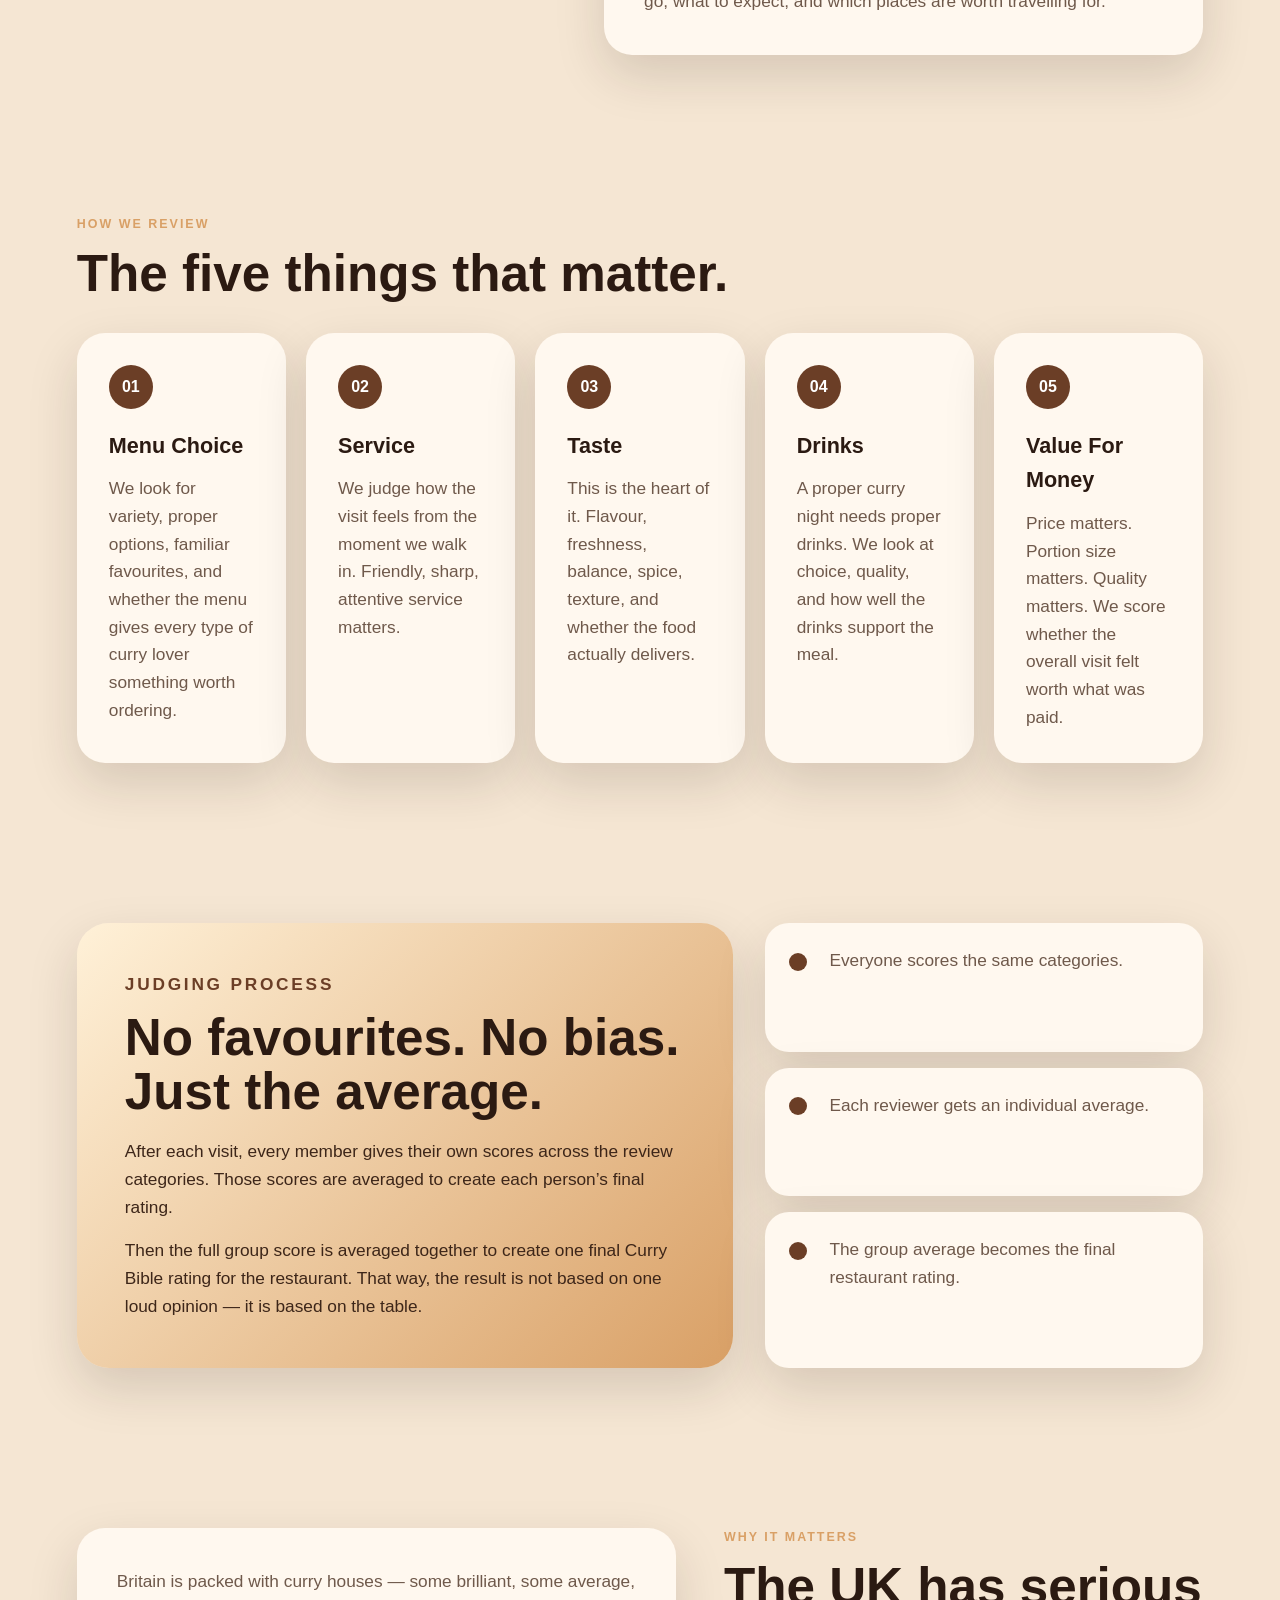
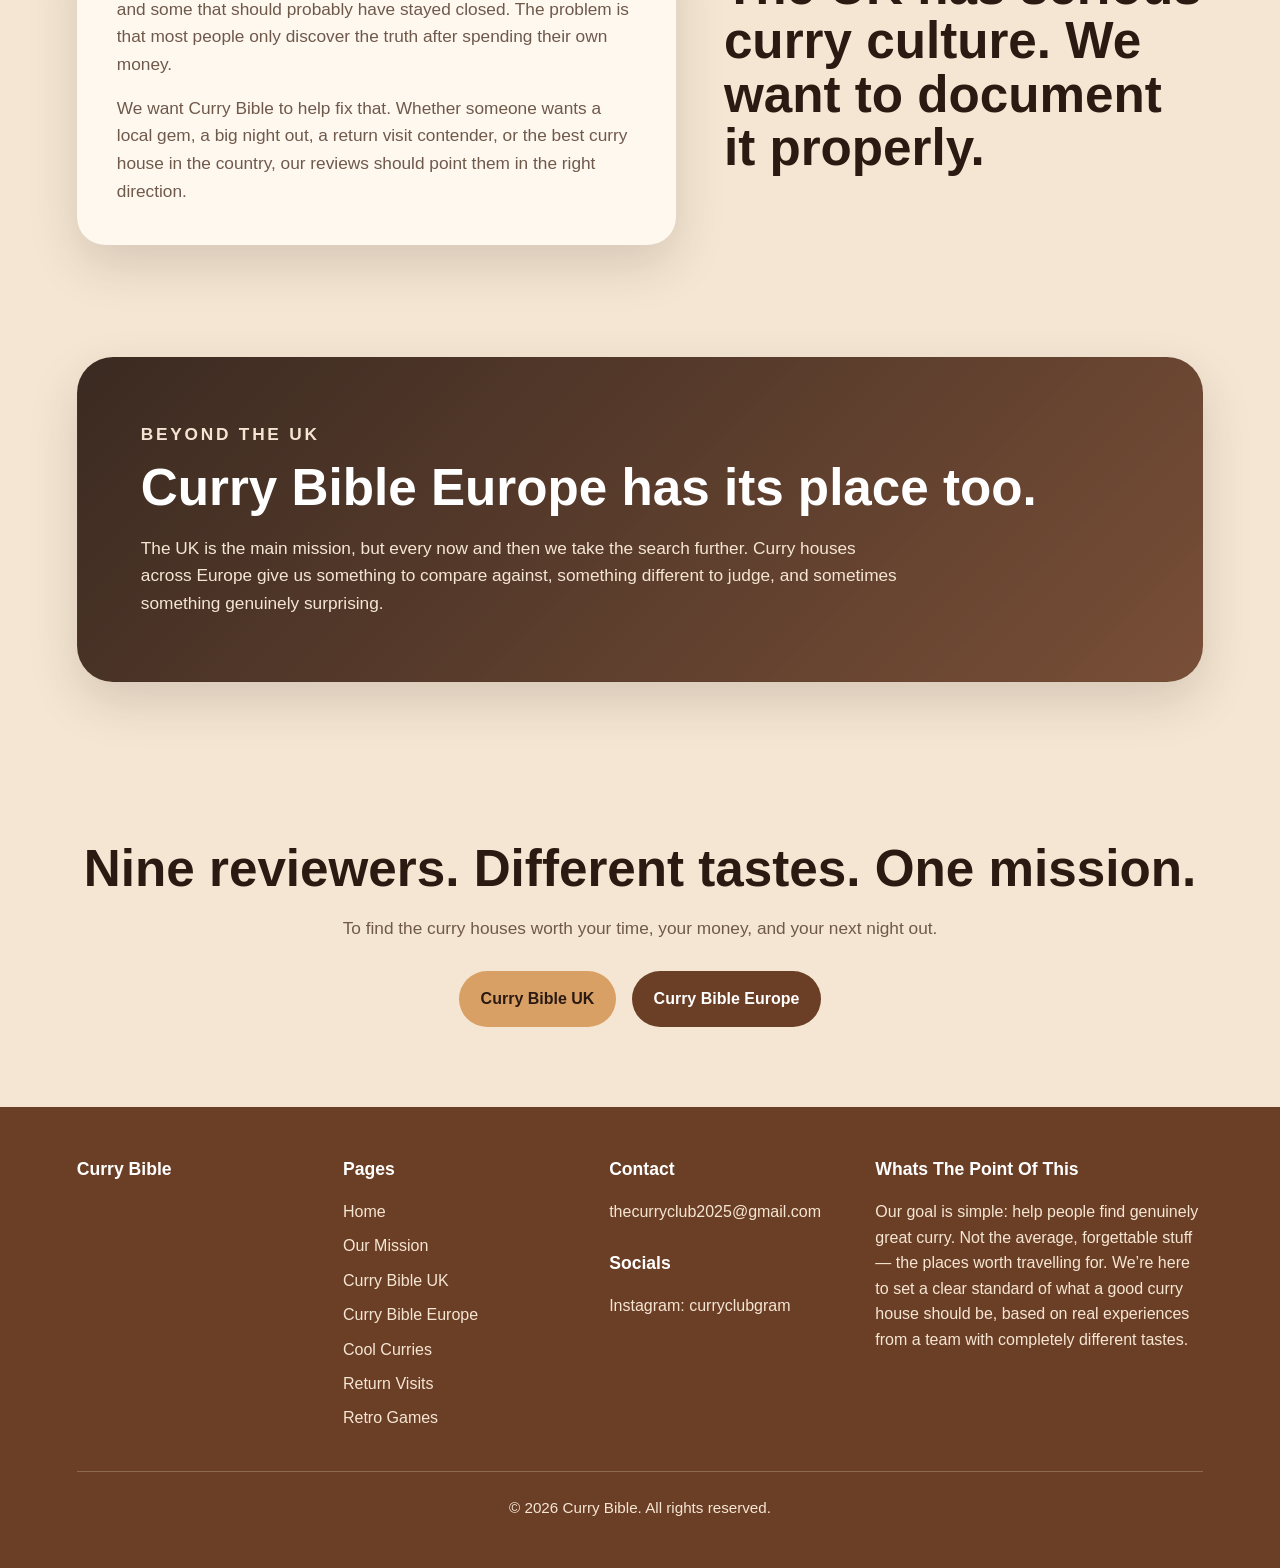
<file: our-mission.html>
<!DOCTYPE html>
<html lang="en">
<head>
  <meta charset="UTF-8" />
  <meta name="viewport" content="width=device-width, initial-scale=1.0" />

  <title>Our Mission | Curry Bible</title>

  <link rel="stylesheet" href="styles.css" />
</head>

<body>
  <header class="site-header">
    <div class="header-left">
      <button id="burgerMenu" class="burger-menu" type="button" aria-label="Open navigation menu" aria-expanded="false">
        <span></span>
        <span></span>
        <span></span>
      </button>

      <a href="index.html" class="logo">Curry Bible</a>
    </div>

    <nav id="mainNav" class="main-nav">
      <a href="index.html">Home</a>
      <a href="our-mission.html">Our Mission</a>
      <a href="curry-bible-uk.html">Curry Bible UK</a>
      <a href="curry-bible-europe.html">Curry Bible Europe</a>
      <a href="cool-curries.html">Cool Curries</a>
      <a href="return-visits.html">Return Visits</a>
      <a href="retro-games.html">Retro Games</a>
    </nav>

    <button id="themeToggle" class="theme-toggle">Dark Mode</button>
  </header>

  <main>
    <section class="mission-hero">
      <div class="mission-hero-content">
        <p class="eyebrow">Our Mission</p>
        <h1>Finding Britain’s best curry houses, one proper review at a time.</h1>
        <p>
          Curry brings people together. For us, it brings together a group of very different tastes,
          different standards, and different opinions — which is exactly why the reviews work.
        </p>
      </div>
    </section>

    <section class="section mission-intro">
      <div class="mission-intro-card">
        <p class="eyebrow">Why We Exist</p>
        <h2>We are not here to hand out easy praise.</h2>
        <p>
          Curry Bible was built around one simple idea: finding genuinely great curry houses and separating
          them from the average, forgettable, and overhyped ones.
        </p>

        <p>
          Some of us chase heat, some look for balance, some care about rich creamy comfort dishes, and some
          judge a place by the full experience from the first drink to the final bill. That mix of opinions
          means every review has range — not just one person deciding what is good.
        </p>
      </div>
    </section>

    <section class="section mission-split">
      <div>
        <p class="eyebrow">The Standard</p>
        <h2>Every curry house gets judged properly.</h2>
      </div>

      <div class="mission-text-stack">
        <p>
          A good curry review should cover more than whether one dish was spicy enough. We look at the full
          night: the menu, the service, the flavour, the drinks, the value, and whether the place actually
          deserves your money.
        </p>

        <p>
          That is the point of Curry Bible. We want people to know where to go, what to expect, and which
          places are worth travelling for.
        </p>
      </div>
    </section>

    <section class="section review-method">
      <div class="section-heading">
        <p class="eyebrow">How We Review</p>
        <h2>The five things that matter.</h2>
      </div>

      <div class="criteria-grid">
        <article class="criteria-card">
          <span>01</span>
          <h3>Menu Choice</h3>
          <p>
            We look for variety, proper options, familiar favourites, and whether the menu gives every type
            of curry lover something worth ordering.
          </p>
        </article>

        <article class="criteria-card">
          <span>02</span>
          <h3>Service</h3>
          <p>
            We judge how the visit feels from the moment we walk in. Friendly, sharp, attentive service
            matters.
          </p>
        </article>

        <article class="criteria-card">
          <span>03</span>
          <h3>Taste</h3>
          <p>
            This is the heart of it. Flavour, freshness, balance, spice, texture, and whether the food
            actually delivers.
          </p>
        </article>

        <article class="criteria-card">
          <span>04</span>
          <h3>Drinks</h3>
          <p>
            A proper curry night needs proper drinks. We look at choice, quality, and how well the drinks
            support the meal.
          </p>
        </article>

        <article class="criteria-card">
          <span>05</span>
          <h3>Value For Money</h3>
          <p>
            Price matters. Portion size matters. Quality matters. We score whether the overall visit felt
            worth what was paid.
          </p>
        </article>
      </div>
    </section>

    <section class="section process-section">
      <div class="process-card">
        <p class="eyebrow">Judging Process</p>
        <h2>No favourites. No bias. Just the average.</h2>

        <p>
          After each visit, every member gives their own scores across the review categories. Those scores
          are averaged to create each person’s final rating.
        </p>

        <p>
          Then the full group score is averaged together to create one final Curry Bible rating for the
          restaurant. That way, the result is not based on one loud opinion — it is based on the table.
        </p>
      </div>

      <div class="process-steps">
        <div class="process-step">
          <span></span>
          <p>Everyone scores the same categories.</p>
        </div>

        <div class="process-step">
          <span></span>
          <p>Each reviewer gets an individual average.</p>
        </div>

        <div class="process-step">
          <span></span>
          <p>The group average becomes the final restaurant rating.</p>
        </div>
      </div>
    </section>

    <section class="section mission-split reverse">
      <div>
        <p class="eyebrow">Why It Matters</p>
        <h2>The UK has serious curry culture. We want to document it properly.</h2>
      </div>

      <div class="mission-text-stack">
        <p>
          Britain is packed with curry houses — some brilliant, some average, and some that should probably
          have stayed closed. The problem is that most people only discover the truth after spending their
          own money.
        </p>

        <p>
          We want Curry Bible to help fix that. Whether someone wants a local gem, a big night out, a return
          visit contender, or the best curry house in the country, our reviews should point them in the right
          direction.
        </p>
      </div>
    </section>

    <section class="section europe-note">
      <div class="europe-note-card">
        <p class="eyebrow">Beyond The UK</p>
        <h2>Curry Bible Europe has its place too.</h2>
        <p>
          The UK is the main mission, but every now and then we take the search further. Curry houses across
          Europe give us something to compare against, something different to judge, and sometimes something
          genuinely surprising.
        </p>
      </div>
    </section>

    <section class="section mission-final">
      <h2>Nine reviewers. Different tastes. One mission.</h2>
      <p>
        To find the curry houses worth your time, your money, and your next night out.
      </p>

      <div class="mission-final-buttons">
        <a href="curry-bible-uk.html" class="btn primary">Curry Bible UK</a>
        <a href="curry-bible-europe.html" class="btn secondary">Curry Bible Europe</a>
      </div>
    </section>
  </main>

  <footer class="site-footer">
    <div class="footer-grid">
      <div>
        <h3>Curry Bible</h3>
      </div>

      <div>
        <h3>Pages</h3>
        <div class="footer-links">
          <a href="index.html">Home</a>
          <a href="our-mission.html">Our Mission</a>
          <a href="curry-bible-uk.html">Curry Bible UK</a>
          <a href="curry-bible-europe.html">Curry Bible Europe</a>
          <a href="cool-curries.html">Cool Curries</a>
          <a href="return-visits.html">Return Visits</a>
          <a href="retro-games.html">Retro Games</a>
        </div>
      </div>

      <div>
        <h3>Contact</h3>
        <a href="mailto:thecurryclub2025@gmail.com">thecurryclub2025@gmail.com</a>

        <h3 class="socials-title">Socials</h3>
        <a href="https://www.instagram.com/curryclubgram" target="_blank" rel="noopener noreferrer">
          Instagram: curryclubgram
        </a>
      </div>

      <div>
        <h3>Whats The Point Of This</h3>
        <p>
          Our goal is simple: help people find genuinely great curry. Not the average, forgettable stuff —
          the places worth travelling for. We’re here to set a clear standard of what a good curry house
          should be, based on real experiences from a team with completely different tastes.
        </p>
      </div>
    </div>

    <p class="footer-copyright">&copy; 2026 Curry Bible. All rights reserved.</p>
  </footer>

  <script src="script.js"></script>
</body>
</html>
</file>
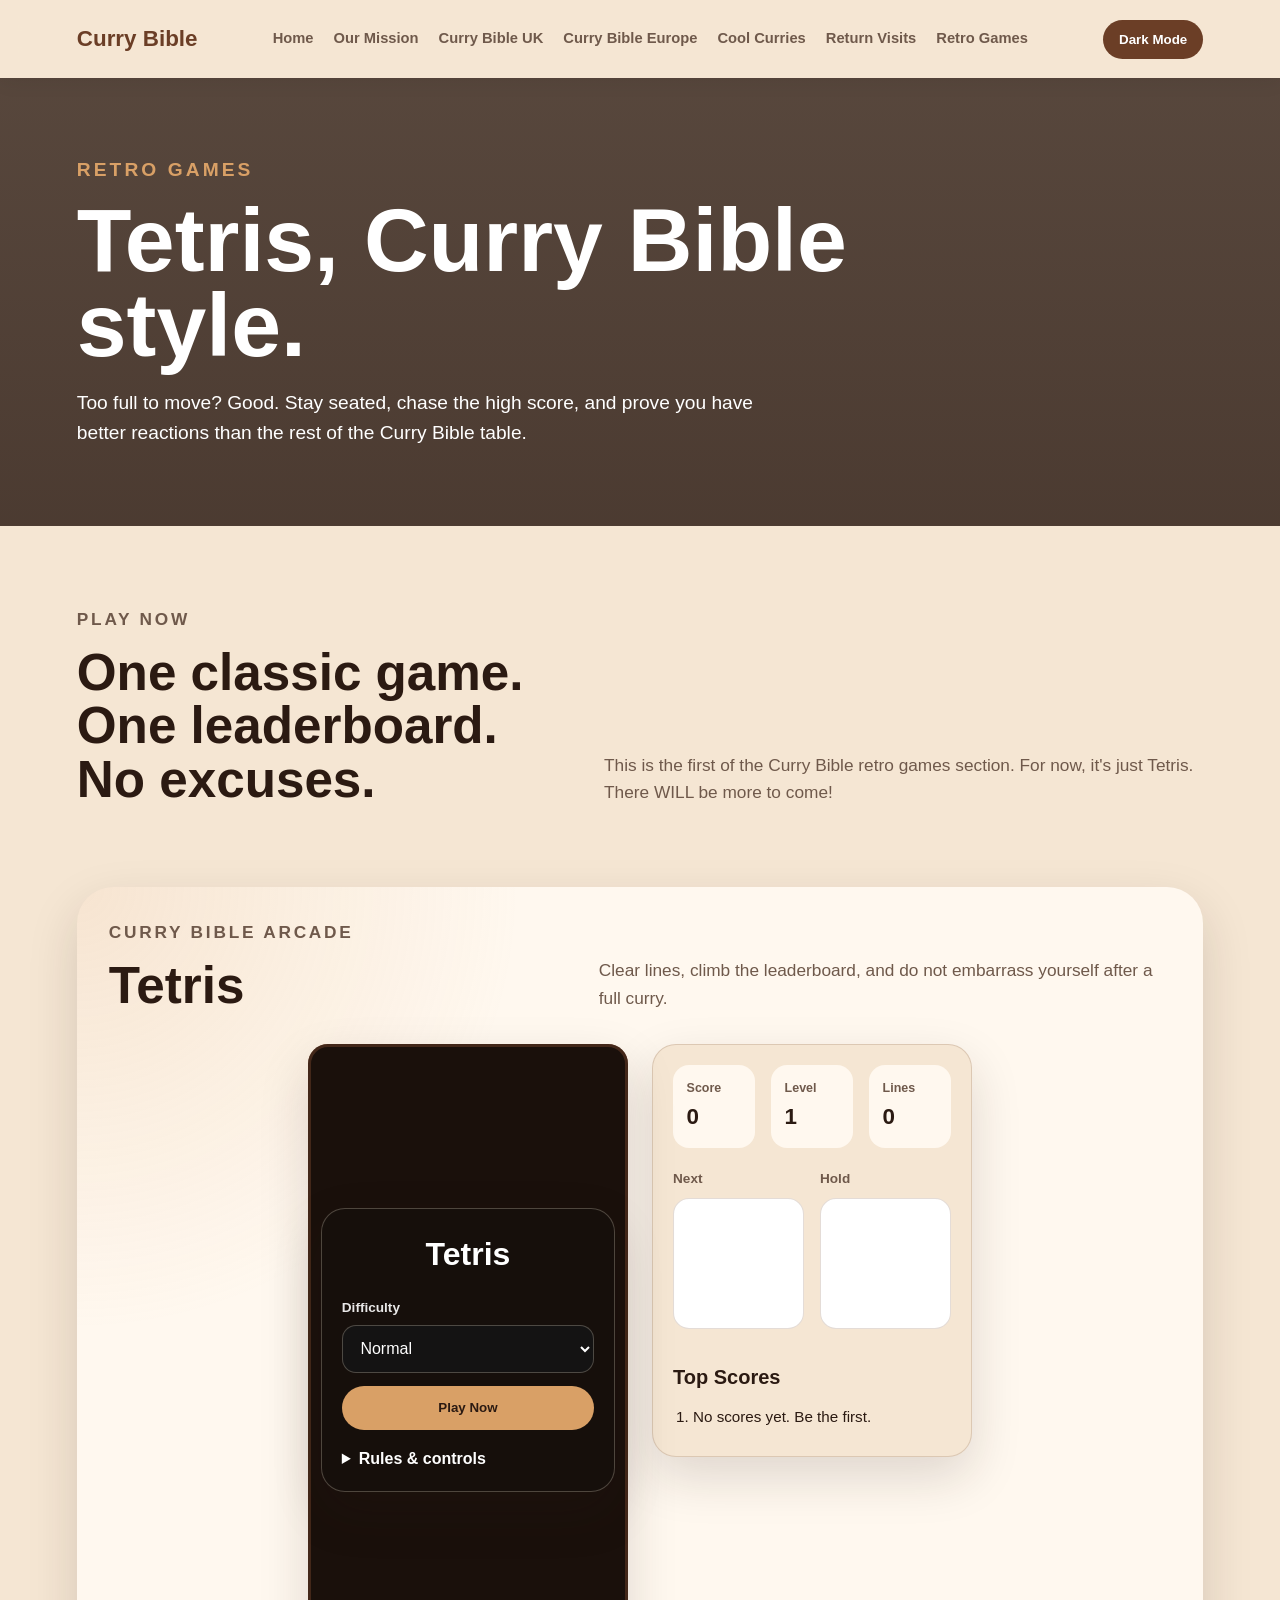
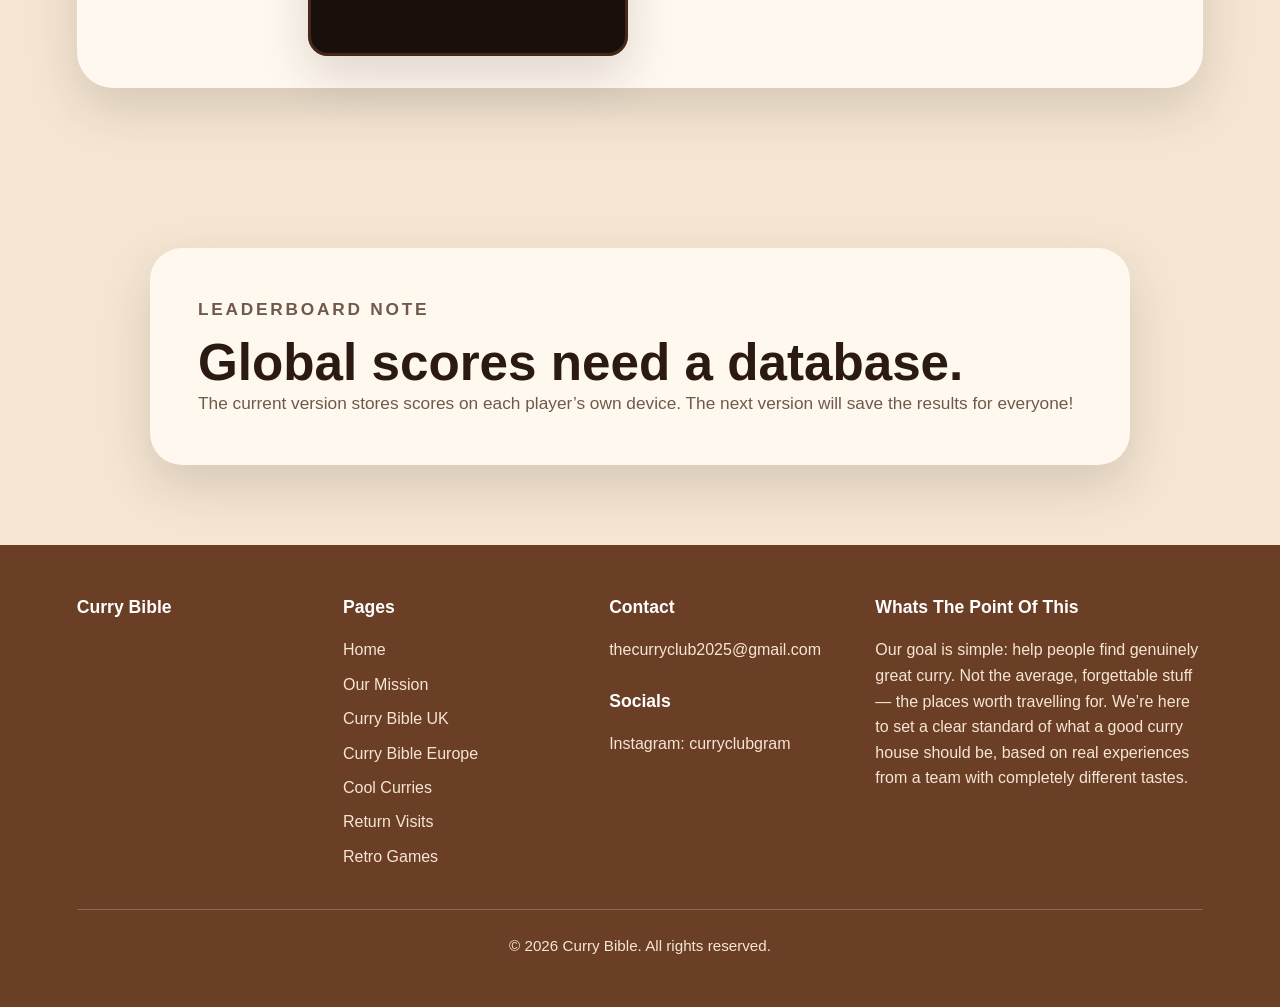
<file: retro-games.html>
<!DOCTYPE html>
<html lang="en">
<head>
  <meta charset="UTF-8" />
  <meta name="viewport" content="width=device-width, initial-scale=1.0" />

  <title>Retro Games | Curry Bible</title>

  <link rel="stylesheet" href="styles.css" />
</head>

<body>
  <header class="site-header">
    <div class="header-left">
      <button id="burgerMenu" class="burger-menu" type="button" aria-label="Open navigation menu" aria-expanded="false">
        <span></span>
        <span></span>
        <span></span>
      </button>

      <a href="index.html" class="logo">Curry Bible</a>
    </div>

    <nav id="mainNav" class="main-nav">
      <a href="index.html">Home</a>
      <a href="our-mission.html">Our Mission</a>
      <a href="curry-bible-uk.html">Curry Bible UK</a>
      <a href="curry-bible-europe.html">Curry Bible Europe</a>
      <a href="cool-curries.html">Cool Curries</a>
      <a href="return-visits.html">Return Visits</a>
      <a href="retro-games.html">Retro Games</a>
    </nav>

    <button id="themeToggle" class="theme-toggle">Dark Mode</button>
  </header>

  <main>
    <section class="retro-hero">
      <div class="retro-hero-content">
        <p class="eyebrow">Retro Games</p>
        <h1>Tetris, Curry Bible style.</h1>
        <p>
          Too full to move? Good. Stay seated, chase the high score, and prove you have better reactions
          than the rest of the Curry Bible table.
        </p>
      </div>
    </section>

    <section class="section retro-intro">
      <div>
        <p class="eyebrow">Play Now</p>
        <h2>One classic game. One leaderboard. No excuses.</h2>
      </div>

      <p>
        This is the first of the Curry Bible retro games section. For now, it's just Tetris. There WILL be more to come!
      </p>
    </section>

    <section class="tetris-page-shell">
      <div class="tetris-page-header">
        <div>
          <p class="eyebrow">Curry Bible Arcade</p>
          <h2>Tetris</h2>
        </div>

        <p>
          Clear lines, climb the leaderboard, and do not embarrass yourself after a full curry.
        </p>
      </div>

      <div class="tetris-v2" id="tetris-v2">
        <div class="tetris-layout">
          <div class="tetris-stage" id="tetris-stage">
            <canvas width="320" height="640" id="tetris-game"></canvas>

            <div class="tetris-overlay" id="tetris-overlay">
              <div class="tetris-card">
                <h2 class="tetris-title" id="tetris-title">Tetris</h2>

                <label class="tetris-label" for="tetris-difficulty">Difficulty</label>
                <select id="tetris-difficulty" class="tetris-select">
                  <option value="easy">Easy</option>
                  <option value="normal" selected>Normal</option>
                  <option value="hard">Hard</option>
                </select>

                <button class="tetris-primary" id="tetris-play-btn" type="button">Play Now</button>

                <div class="tetris-gameover" id="tetris-gameover" style="display:none;">
                  <p class="tetris-subtext" id="tetris-final"></p>

                  <label class="tetris-label" for="tetris-name">Your name</label>
                  <input id="tetris-name" class="tetris-input" type="text" maxlength="16" placeholder="Damon" />

                  <button class="tetris-secondary" id="tetris-save-score" type="button">Save Score</button>
                  <button class="tetris-primary" id="tetris-restart-btn" type="button">Restart</button>
                </div>

                <details class="tetris-rules">
                  <summary>Rules & controls</summary>

                  <div class="tetris-rules-body">
                    <p><strong>Goal:</strong> Clear lines by filling rows with blocks. Each cleared line gives points. The game speeds up as you level up.</p>
                    <ul>
                      <li><strong>Move:</strong> Left / Right</li>
                      <li><strong>Rotate:</strong> Up / Rotate button</li>
                      <li><strong>Soft drop:</strong> Down</li>
                      <li><strong>Hard drop:</strong> Space / Drop button</li>
                      <li><strong>Hold:</strong> C / Hold button</li>
                    </ul>
                  </div>
                </details>
              </div>
            </div>
          </div>

          <aside class="tetris-panel">
            <div class="tetris-stats">
              <div class="tetris-stat">
                <span>Score</span>
                <strong id="tetris-score">0</strong>
              </div>

              <div class="tetris-stat">
                <span>Level</span>
                <strong id="tetris-level">1</strong>
              </div>

              <div class="tetris-stat">
                <span>Lines</span>
                <strong id="tetris-lines">0</strong>
              </div>
            </div>

            <div class="tetris-previews">
              <div class="tetris-preview">
                <span>Next</span>
                <canvas width="128" height="128" id="tetris-next"></canvas>
              </div>

              <div class="tetris-preview">
                <span>Hold</span>
                <canvas width="128" height="128" id="tetris-hold"></canvas>
              </div>
            </div>

            <div class="tetris-highscores">
              <h3>Top Scores</h3>
              <ol id="tetris-highscore-list"></ol>
            </div>
          </aside>
        </div>

        <div class="tetris-controls" id="tetris-controls" aria-label="Tetris controls">
          <button type="button" class="tetris-btn" data-action="left">Left</button>
          <button type="button" class="tetris-btn" data-action="rotate">Rotate</button>
          <button type="button" class="tetris-btn" data-action="right">Right</button>
          <button type="button" class="tetris-btn" data-action="down">Down</button>
          <button type="button" class="tetris-btn" data-action="drop">Drop</button>
          <button type="button" class="tetris-btn" data-action="hold">Hold</button>
        </div>
      </div>
    </section>

    <section class="section leaderboard-note">
      <div class="leaderboard-note-card">
        <p class="eyebrow">Leaderboard Note</p>
        <h2>Global scores need a database.</h2>
        <p>
          The current version stores scores on each player’s own device. The next version will save the results for everyone!
        </p>
      </div>
    </section>
  </main>

  <footer class="site-footer">
    <div class="footer-grid">
      <div>
        <h3>Curry Bible</h3>
      </div>

      <div>
        <h3>Pages</h3>
        <div class="footer-links">
          <a href="index.html">Home</a>
          <a href="our-mission.html">Our Mission</a>
          <a href="curry-bible-uk.html">Curry Bible UK</a>
          <a href="curry-bible-europe.html">Curry Bible Europe</a>
          <a href="cool-curries.html">Cool Curries</a>
          <a href="return-visits.html">Return Visits</a>
          <a href="retro-games.html">Retro Games</a>
        </div>
      </div>

      <div>
        <h3>Contact</h3>
        <a href="mailto:thecurryclub2025@gmail.com">thecurryclub2025@gmail.com</a>

        <h3 class="socials-title">Socials</h3>
        <a href="https://www.instagram.com/curryclubgram" target="_blank" rel="noopener noreferrer">
          Instagram: curryclubgram
        </a>
      </div>

      <div>
        <h3>Whats The Point Of This</h3>
        <p>
          Our goal is simple: help people find genuinely great curry. Not the average, forgettable stuff —
          the places worth travelling for. We’re here to set a clear standard of what a good curry house
          should be, based on real experiences from a team with completely different tastes.
        </p>
      </div>
    </div>

    <p class="footer-copyright">&copy; 2026 Curry Bible. All rights reserved.</p>
  </footer>

  <script src="script.js"></script>
  <script src="tetris.js"></script>
</body>
</html>
</file>
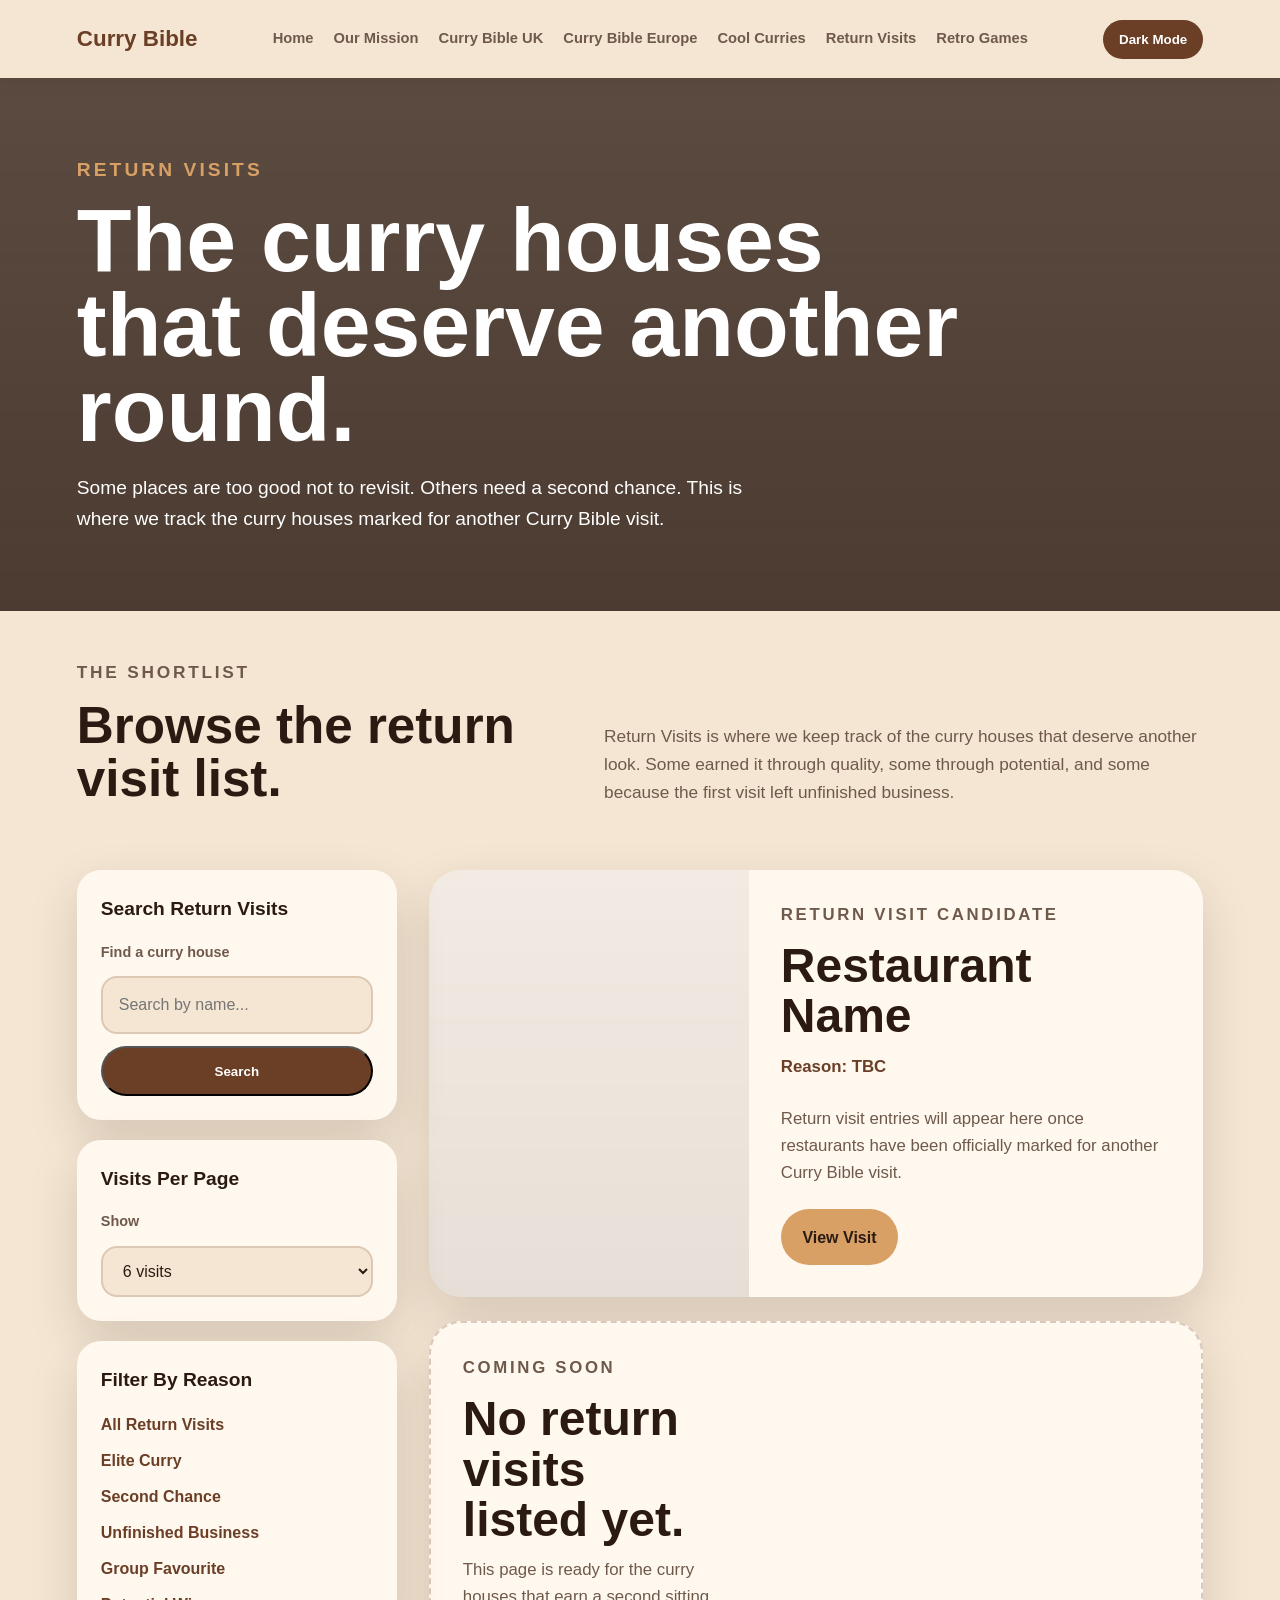
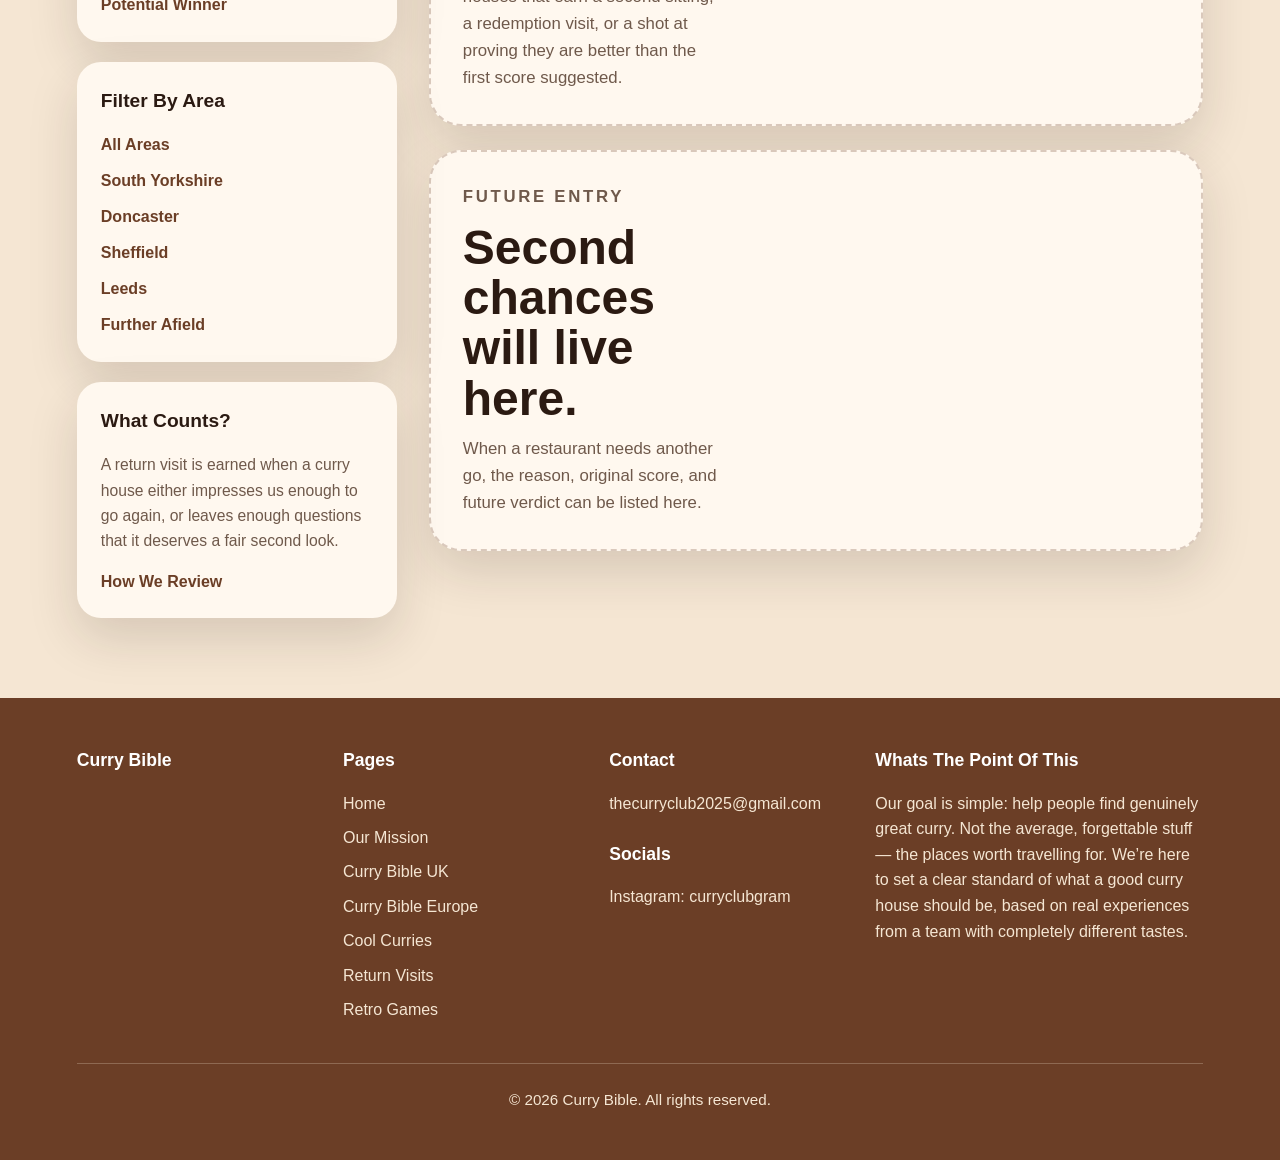
<file: return-visits.html>
<!DOCTYPE html>
<html lang="en">
<head>
  <meta charset="UTF-8" />
  <meta name="viewport" content="width=device-width, initial-scale=1.0" />

  <title>Return Visits | Curry Bible</title>

  <link rel="stylesheet" href="styles.css" />
</head>

<body>
  <header class="site-header">
    <div class="header-left">
      <button id="burgerMenu" class="burger-menu" type="button" aria-label="Open navigation menu" aria-expanded="false">
        <span></span>
        <span></span>
        <span></span>
      </button>

      <a href="index.html" class="logo">Curry Bible</a>
    </div>

    <nav id="mainNav" class="main-nav">
      <a href="index.html">Home</a>
      <a href="our-mission.html">Our Mission</a>
      <a href="curry-bible-uk.html">Curry Bible UK</a>
      <a href="curry-bible-europe.html">Curry Bible Europe</a>
      <a href="cool-curries.html">Cool Curries</a>
      <a href="return-visits.html">Return Visits</a>
      <a href="retro-games.html">Retro Games</a>
    </nav>

    <button id="themeToggle" class="theme-toggle">Dark Mode</button>
  </header>

  <main>
    <section class="return-visits-hero">
      <div class="return-visits-hero-content">
        <p class="eyebrow">Return Visits</p>
        <h1>The curry houses that deserve another round.</h1>
        <p>
          Some places are too good not to revisit. Others need a second chance. This is where we track
          the curry houses marked for another Curry Bible visit.
        </p>
      </div>
    </section>

    <section class="reviews-page-intro">
      <div>
        <p class="eyebrow">The Shortlist</p>
        <h2>Browse the return visit list.</h2>
      </div>

      <p>
        Return Visits is where we keep track of the curry houses that deserve another look.
        Some earned it through quality, some through potential, and some because the first visit left unfinished business.
      </p>
    </section>

    <section class="reviews-layout">
      <aside class="reviews-sidebar">
        <div class="sidebar-widget">
          <h3>Search Return Visits</h3>

          <form class="review-search-form">
            <label for="returnVisitSearch">Find a curry house</label>
            <input id="returnVisitSearch" type="search" placeholder="Search by name..." />
            <button type="submit" class="btn secondary">Search</button>
          </form>
        </div>

        <div class="sidebar-widget">
          <h3>Visits Per Page</h3>

          <form class="reviews-per-page-form">
            <label for="returnVisitsPerPage">Show</label>

            <select id="returnVisitsPerPage">
              <option>6 visits</option>
              <option>9 visits</option>
              <option>12 visits</option>
              <option>15 visits</option>
            </select>
          </form>
        </div>

        <div class="sidebar-widget">
          <h3>Filter By Reason</h3>

          <div class="filter-links">
            <a href="#">All Return Visits</a>
            <a href="#">Elite Curry</a>
            <a href="#">Second Chance</a>
            <a href="#">Unfinished Business</a>
            <a href="#">Group Favourite</a>
            <a href="#">Potential Winner</a>
          </div>
        </div>

        <div class="sidebar-widget">
          <h3>Filter By Area</h3>

          <div class="filter-links">
            <a href="#">All Areas</a>
            <a href="#">South Yorkshire</a>
            <a href="#">Doncaster</a>
            <a href="#">Sheffield</a>
            <a href="#">Leeds</a>
            <a href="#">Further Afield</a>
          </div>
        </div>

        <div class="sidebar-widget">
          <h3>What Counts?</h3>
          <p>
            A return visit is earned when a curry house either impresses us enough to go again,
            or leaves enough questions that it deserves a fair second look.
          </p>

          <a href="our-mission.html" class="sidebar-text-link">How We Review</a>
        </div>
      </aside>

      <section class="reviews-main">
        <article class="return-visit-card featured-return-visit">
          <div class="return-visit-image"></div>

          <div class="return-visit-content">
            <p class="eyebrow">Return Visit Candidate</p>
            <h2>Restaurant Name</h2>
            <p class="archive-rating">Reason: TBC</p>
            <p>
              Return visit entries will appear here once restaurants have been officially marked for another Curry Bible visit.
            </p>

            <a href="#" class="btn primary">View Visit</a>
          </div>
        </article>

        <article class="return-visit-card placeholder-review">
          <div class="return-visit-content">
            <p class="eyebrow">Coming Soon</p>
            <h2>No return visits listed yet.</h2>
            <p>
              This page is ready for the curry houses that earn a second sitting, a redemption visit,
              or a shot at proving they are better than the first score suggested.
            </p>
          </div>
        </article>

        <article class="return-visit-card placeholder-review">
          <div class="return-visit-content">
            <p class="eyebrow">Future Entry</p>
            <h2>Second chances will live here.</h2>
            <p>
              When a restaurant needs another go, the reason, original score, and future verdict can be listed here.
            </p>
          </div>
        </article>
      </section>
    </section>
  </main>

  <footer class="site-footer">
    <div class="footer-grid">
      <div>
        <h3>Curry Bible</h3>
      </div>

      <div>
        <h3>Pages</h3>
        <div class="footer-links">
          <a href="index.html">Home</a>
          <a href="our-mission.html">Our Mission</a>
          <a href="curry-bible-uk.html">Curry Bible UK</a>
          <a href="curry-bible-europe.html">Curry Bible Europe</a>
          <a href="cool-curries.html">Cool Curries</a>
          <a href="return-visits.html">Return Visits</a>
          <a href="retro-games.html">Retro Games</a>
        </div>
      </div>

      <div>
        <h3>Contact</h3>
        <a href="mailto:thecurryclub2025@gmail.com">thecurryclub2025@gmail.com</a>

        <h3 class="socials-title">Socials</h3>
        <a href="https://www.instagram.com/curryclubgram" target="_blank" rel="noopener noreferrer">
          Instagram: curryclubgram
        </a>
      </div>

      <div>
        <h3>Whats The Point Of This</h3>
        <p>
          Our goal is simple: help people find genuinely great curry. Not the average, forgettable stuff —
          the places worth travelling for. We’re here to set a clear standard of what a good curry house
          should be, based on real experiences from a team with completely different tastes.
        </p>
      </div>
    </div>

    <p class="footer-copyright">&copy; 2026 Curry Bible. All rights reserved.</p>
  </footer>

  <script src="script.js"></script>
</body>
</html>
</file>
<file: styles.css>
:root {
  --bg: #f5e6d3;
  --surface: #fff8ef;
  --text: #2b1a12;
  --muted: #6f594b;
  --primary: #6b3e26;
  --secondary: #d9a066;
  --accent: #ffffff;
  --dark: #1a1410;
  --danger: #7c241d;
  --shadow: 0 20px 50px rgba(43, 26, 18, 0.15);
}

body.dark-mode {
  --bg: #16100c;
  --surface: #241913;
  --text: #f9ead7;
  --muted: #c7ad98;
  --primary: #d9a066;
  --secondary: #8b512f;
  --accent: #ffffff;
  --dark: #0d0907;
  --shadow: 0 20px 50px rgba(0, 0, 0, 0.45);
}

* {
  box-sizing: border-box;
  margin: 0;
  padding: 0;
}

body {
  font-family: Arial, Helvetica, sans-serif;
  background: var(--bg);
  color: var(--text);
  line-height: 1.6;
  transition: background 0.3s ease, color 0.3s ease;
}

a {
  text-decoration: none;
  color: inherit;
}

.site-header {
  position: sticky;
  top: 0;
  z-index: 1000;
  height: 78px;
  padding: 0 6%;
  display: flex;
  align-items: center;
  justify-content: space-between;
  background: rgba(245, 230, 211, 0.92);
  backdrop-filter: blur(14px);
  box-shadow: 0 2px 20px rgba(0, 0, 0, 0.08);
}

.header-left {
  display: flex;
  align-items: center;
  gap: 1rem;
}

body.dark-mode .site-header {
  background: rgba(22, 16, 12, 0.92);
}

.logo {
  font-size: 1.4rem;
  font-weight: 900;
  color: var(--primary);
}

.main-nav {
  display: flex;
  gap: 1.25rem;
  font-size: 0.92rem;
  font-weight: 700;
}

.main-nav a {
  color: var(--muted);
}

.main-nav a:hover {
  color: var(--primary);
}

.theme-toggle {
  border: none;
  background: var(--primary);
  color: var(--accent);
  padding: 0.75rem 1rem;
  border-radius: 999px;
  font-weight: 800;
  cursor: pointer;
}

.burger-menu {
  display: none;
  border: none;
  background: transparent;
  cursor: pointer;
  flex-direction: column;
  gap: 5px;
}

.burger-menu span {
  width: 28px;
  height: 3px;
  background: var(--primary);
  border-radius: 999px;
  transition: transform 0.3s ease, opacity 0.3s ease;
}

.burger-menu.active span:nth-child(1) {
  transform: translateY(8px) rotate(45deg);
}

.burger-menu.active span:nth-child(2) {
  opacity: 0;
}

.burger-menu.active span:nth-child(3) {
  transform: translateY(-8px) rotate(-45deg);
}

.hero {
  min-height: 85vh;
  display: flex;
  align-items: center;
  padding: 6%;
  background:
    linear-gradient(rgba(43, 26, 18, 0.72), rgba(43, 26, 18, 0.78)),
    url("https://images.unsplash.com/photo-1585937421612-70a008356fbe?auto=format&fit=crop&w=1600&q=80");
  background-size: cover;
  background-position: center;
  color: white;
}

.hero-content {
  max-width: 780px;
}

.eyebrow {
  color: var(--secondary);
  text-transform: uppercase;
  letter-spacing: 0.16em;
  font-size: 0.78rem;
  font-weight: 900;
  margin-bottom: 0.75rem;
}

.hero h1 {
  font-size: clamp(3rem, 8vw, 6.8rem);
  line-height: 0.95;
  margin-bottom: 1.5rem;
}

.hero p {
  font-size: 1.25rem;
  max-width: 620px;
  margin-bottom: 2rem;
}

.hero-buttons,
.cta-buttons {
  display: flex;
  gap: 1rem;
  flex-wrap: wrap;
}

.hero-btn-uk,
.hero-btn-europe {
  gap: 0.35rem;
}

.cta-buttons {
  justify-content: center;
}

.btn {
  display: inline-flex;
  align-items: center;
  justify-content: center;
  text-align: center;
  padding: 0.95rem 1.35rem;
  border-radius: 999px;
  font-weight: 900;
  transition: transform 0.2s ease, box-shadow 0.2s ease;
}

.btn:hover {
  transform: translateY(-3px);
  box-shadow: var(--shadow);
}

.btn.primary {
  background: var(--secondary);
  color: #2b1a12;
}

.btn.secondary {
  background: var(--primary);
  color: var(--accent);
}

.section {
  padding: 5rem 6%;
}

.journey {
  display: grid;
  grid-template-columns: 1fr 1.3fr;
  gap: 3rem;
  align-items: center;
}

.journey h2,
.story h2,
.section-heading h2,
.games-section h2,
.cta-section h2,
.owner-section h2 {
  font-size: clamp(2rem, 4vw, 3.5rem);
  line-height: 1.05;
}

.timeline {
  display: grid;
  gap: 1.5rem;
}

.timeline-item {
  display: grid;
  grid-template-columns: 24px 1fr;
  gap: 1rem;
  align-items: start;
}

.timeline-item span {
  width: 18px;
  height: 18px;
  background: var(--primary);
  border-radius: 50%;
  margin-top: 0.35rem;
}

.story-card {
  background: var(--surface);
  padding: 3rem;
  border-radius: 32px;
  box-shadow: var(--shadow);
  max-width: 980px;
  margin: 0 auto;
}

.story-card p {
  color: var(--muted);
  font-size: 1.1rem;
}

.member-awards {
  display: grid;
  grid-template-columns: repeat(2, 1fr);
  gap: 2rem;
}

.award-card {
  padding: 2.5rem;
  border-radius: 32px;
  box-shadow: var(--shadow);
  min-height: 320px;
}

.award-card h2 {
  font-size: 2.4rem;
  margin-bottom: 1rem;
}

.award-card.highlight {
  background: linear-gradient(135deg, #fff1d8, #d9a066);
  color: #2b1a12;
}

.award-card.danger {
  background: linear-gradient(135deg, #2b1a12, #7c241d);
  color: white;
}

.member-name {
  font-size: 1.35rem;
  font-weight: 900;
  margin-bottom: 1rem;
}

.section-heading {
  margin-bottom: 2rem;
}

.review-grid {
  display: grid;
  grid-template-columns: repeat(3, 1fr);
  gap: 1.75rem;
}

.review-card {
  background: var(--surface);
  border-radius: 28px;
  overflow: hidden;
  box-shadow: var(--shadow);
  transition: transform 0.2s ease;
}

.review-card:hover {
  transform: translateY(-6px);
}

.review-image {
  height: 220px;
  background:
    linear-gradient(rgba(0, 0, 0, 0.05), rgba(0, 0, 0, 0.1)),
    url("https://images.unsplash.com/photo-1603894584373-5ac82b2ae398?auto=format&fit=crop&w=900&q=80");
  background-size: cover;
  background-position: center;
}

.review-card h3,
.review-card p {
  padding: 0 1.4rem;
}

.review-card h3 {
  padding-top: 1.3rem;
  font-size: 1.35rem;
}

.review-card p {
  color: var(--muted);
}

.review-card p:last-child {
  padding-bottom: 1.5rem;
}

.rating {
  font-weight: 900;
  color: var(--primary) !important;
  margin: 0.4rem 0;
}

.games-section {
  margin: 4rem 6%;
  padding: 4rem;
  border-radius: 36px;
  background:
    linear-gradient(135deg, rgba(0, 0, 0, 0.88), rgba(36, 25, 19, 0.92)),
    url("https://images.unsplash.com/photo-1550745165-9bc0b252726f?auto=format&fit=crop&w=1400&q=80");
  background-size: cover;
  background-position: center;
  color: white;
  display: flex;
  justify-content: space-between;
  gap: 2rem;
  align-items: center;
}

.games-section p {
  max-width: 520px;
  color: #ead7c2;
}

.cta-section,
.owner-section {
  text-align: center;
}

.cta-section h2,
.owner-section h2 {
  margin-bottom: 1.5rem;
}

.owner-section p {
  color: var(--muted);
  margin-bottom: 1.5rem;
}

.site-footer {
  padding: 3rem 6%;
  background: var(--primary);
  color: white;
}

.footer-grid {
  display: grid;
  grid-template-columns: 1fr 1fr 1fr 1.4fr;
  gap: 2rem;
}

.site-footer h3 {
  margin-bottom: 1rem;
  font-size: 1.1rem;
}

.site-footer p,
.site-footer a {
  color: #f5e6d3;
}

.footer-links {
  display: grid;
  gap: 0.55rem;
}

.footer-links a:hover,
.site-footer a:hover {
  color: white;
}

.footer-copyright {
  margin-top: 2.5rem;
  padding-top: 1.5rem;
  border-top: 1px solid rgba(245, 230, 211, 0.25);
  text-align: center;
  font-size: 0.95rem;
}

.socials-title {
  margin-top: 1.5rem;
}

@media (max-width: 1000px) {
  .burger-menu {
    display: flex;
  }

  .main-nav {
    position: absolute;
    top: 88px;
    left: 50%;
    width: 75%;
    transform: translateX(-50%);
    padding: 1.5rem;
    background: var(--surface);
    display: none;
    flex-direction: column;
    align-items: center;
    text-align: center;
    gap: 1rem;
    box-shadow: var(--shadow);
    border-radius: 24px;
  }

  .main-nav.active {
    display: flex;
  }

  .main-nav a {
    width: 100%;
    padding: 0.45rem 0;
  }

  .hero-btn-uk,
.hero-btn-europe {
  flex-direction: column;
  gap: 0.15rem;
  line-height: 1.15;
}

  .journey,
  .member-awards,
  .review-grid,
  .games-section,
  .footer-grid {
    grid-template-columns: 1fr;
  }

  .games-section {
    flex-direction: column;
    align-items: flex-start;
  }
}

@media (max-width: 600px) {
  .site-header {
    height: auto;
    min-height: 78px;
    padding: 1rem 5%;
    gap: 1rem;
  }

  .hero {
    min-height: 75vh;
  }

  .hero-buttons {
    display: grid;
    grid-template-columns: 1fr 1fr;
    gap: 1rem;
    max-width: 420px;
  }

  .hero-btn-uk {
    grid-column: 1;
  }

  .hero-btn-europe {
    grid-column: 2;
  }

  .hero-btn-tetris {
    grid-column: 1 / -1;
    justify-self: center;
    min-width: 180px;
  }

  .hero-buttons .btn {
    min-height: 72px;
  }

  .hero-btn-tetris {
    min-height: 58px;
  }

  .section {
    padding: 1.75rem 5%;
  }

  .story-card,
  .award-card,
  .games-section {
    padding: 2rem;
    border-radius: 24px;
  }

  .games-section {
    margin: 1.75rem 5%;
  }

  .theme-toggle {
    padding: 0.65rem 0.85rem;
    font-size: 0.8rem;
  }

  .main-nav {
    top: 88px;
    width: 75%;
    padding: 1.5rem 1rem;
  }

  .chronicles {
    overflow: hidden;
  }

  .review-grid {
    display: flex;
    gap: 1.25rem;
    overflow-x: auto;
    scroll-snap-type: x mandatory;
    padding-bottom: 1rem;
    -webkit-overflow-scrolling: touch;
  }

  .review-card {
    flex: 0 0 86%;
    scroll-snap-align: start;
  }

  .review-grid::-webkit-scrollbar {
    display: none;
  }

  .review-grid {
    scrollbar-width: none;
  }
}

/* =====================
   OUR MISSION PAGE
===================== */

.mission-hero {
  min-height: 72vh;
  display: flex;
  align-items: center;
  padding: 6%;
  background:
    linear-gradient(rgba(43, 26, 18, 0.78), rgba(43, 26, 18, 0.82)),
    url("https://images.unsplash.com/photo-1601050690597-df0568f70950?auto=format&fit=crop&w=1600&q=80");
  background-size: cover;
  background-position: center;
  color: white;
}

.mission-hero-content {
  max-width: 860px;
}

.mission-hero h1 {
  font-size: clamp(3rem, 7vw, 6.2rem);
  line-height: 0.95;
  margin-bottom: 1.5rem;
}

.mission-hero p {
  font-size: 1.25rem;
  max-width: 680px;
}

.mission-intro-card {
  background: var(--surface);
  padding: 3rem;
  border-radius: 32px;
  box-shadow: var(--shadow);
  max-width: 1050px;
  margin: 0 auto;
}

.mission-intro-card h2,
.mission-split h2,
.review-method h2,
.process-card h2,
.europe-note-card h2,
.mission-final h2 {
  font-size: clamp(2rem, 4vw, 3.5rem);
  line-height: 1.05;
  margin-bottom: 1.25rem;
}

.mission-intro-card p,
.mission-text-stack p,
.criteria-card p,
.process-card p,
.process-step p,
.europe-note-card p,
.mission-final p {
  color: var(--muted);
  font-size: 1.08rem;
}

.mission-intro-card p + p,
.mission-text-stack p + p,
.process-card p + p {
  margin-top: 1rem;
}

.mission-split {
  display: grid;
  grid-template-columns: 1fr 1.25fr;
  gap: 3rem;
  align-items: start;
}

.mission-split.reverse {
  grid-template-columns: 1.25fr 1fr;
}

.mission-split.reverse > div:first-child {
  order: 2;
}

.mission-split.reverse > div:last-child {
  order: 1;
}

.mission-text-stack {
  background: var(--surface);
  padding: 2.5rem;
  border-radius: 28px;
  box-shadow: var(--shadow);
}

.criteria-grid {
  display: grid;
  grid-template-columns: repeat(5, 1fr);
  gap: 1.25rem;
}

.criteria-card {
  background: var(--surface);
  padding: 2rem;
  border-radius: 28px;
  box-shadow: var(--shadow);
  transition: transform 0.2s ease;
}

.criteria-card:hover {
  transform: translateY(-6px);
}

.criteria-card span {
  display: inline-flex;
  align-items: center;
  justify-content: center;
  width: 44px;
  height: 44px;
  margin-bottom: 1.25rem;
  border-radius: 50%;
  background: var(--primary);
  color: var(--accent);
  font-weight: 900;
}

.criteria-card h3 {
  font-size: 1.35rem;
  margin-bottom: 0.75rem;
}

.process-section {
  display: grid;
  grid-template-columns: 1.2fr 0.8fr;
  gap: 2rem;
  align-items: stretch;
}

.process-card {
  background: linear-gradient(135deg, #fff1d8, #d9a066);
  color: #2b1a12;
  padding: 3rem;
  border-radius: 32px;
  box-shadow: var(--shadow);
}

.process-card .eyebrow {
  color: #6b3e26;
}

.process-card p {
  color: #3d2619;
}

.process-steps {
  display: grid;
  gap: 1rem;
}

.process-step {
  background: var(--surface);
  padding: 1.5rem;
  border-radius: 24px;
  box-shadow: var(--shadow);
  display: grid;
  grid-template-columns: 24px 1fr;
  gap: 1rem;
  align-items: start;
}

.process-step span {
  width: 18px;
  height: 18px;
  background: var(--primary);
  border-radius: 50%;
  margin-top: 0.35rem;
}

.europe-note {
  padding-top: 2rem;
}

.europe-note-card {
  background:
    linear-gradient(135deg, rgba(43, 26, 18, 0.92), rgba(107, 62, 38, 0.9)),
    url("https://images.unsplash.com/photo-1544148103-0773bf10d330?auto=format&fit=crop&w=1600&q=80");
  background-size: cover;
  background-position: center;
  color: white;
  padding: 4rem;
  border-radius: 36px;
  box-shadow: var(--shadow);
}

.europe-note-card p {
  color: #f5e6d3;
  max-width: 760px;
}

.mission-final {
  text-align: center;
}

.mission-final p {
  max-width: 720px;
  margin: 0 auto 1.75rem;
}

.mission-final-buttons {
  display: flex;
  justify-content: center;
  gap: 1rem;
  flex-wrap: wrap;
}


/* =====================
   OUR MISSION RESPONSIVE
===================== */

@media (max-width: 1200px) {
  .criteria-grid {
    grid-template-columns: repeat(3, 1fr);
  }
}

@media (max-width: 1000px) {
  .mission-split,
  .mission-split.reverse,
  .process-section {
    grid-template-columns: 1fr;
  }

  .mission-split.reverse > div:first-child,
  .mission-split.reverse > div:last-child {
    order: initial;
  }

  .criteria-grid {
    grid-template-columns: repeat(2, 1fr);
  }
}

@media (max-width: 600px) {
  .mission-hero {
    min-height: 68vh;
    padding: 5%;
  }

  .mission-hero h1 {
    font-size: clamp(2.8rem, 13vw, 4.7rem);
  }

  .mission-hero p {
    font-size: 1.1rem;
  }

  .mission-intro-card,
  .mission-text-stack,
  .process-card,
  .europe-note-card {
    padding: 2rem;
    border-radius: 24px;
  }

  .criteria-grid {
    display: flex;
    gap: 1.25rem;
    overflow-x: auto;
    scroll-snap-type: x mandatory;
    padding-bottom: 1rem;
    -webkit-overflow-scrolling: touch;
  }

  .criteria-card {
    flex: 0 0 86%;
    scroll-snap-align: start;
  }

  .criteria-grid::-webkit-scrollbar {
    display: none;
  }

  .criteria-grid {
    scrollbar-width: none;
  }

  .process-section {
    gap: 1.25rem;
  }

  .process-step {
    padding: 1.35rem;
  }

  .europe-note {
    padding-top: 1.75rem;
  }

  .mission-final-buttons {
    flex-direction: column;
    align-items: stretch;
  }

  .mission-final-buttons .btn {
    width: 100%;
  }
}

/* =====================
   CURRY BIBLE UK ARCHIVE PAGE
===================== */

.reviews-archive-hero {
  min-height: 48vh;
  display: flex;
  align-items: center;
  padding: 6%;
  background:
    linear-gradient(rgba(43, 26, 18, 0.76), rgba(43, 26, 18, 0.84)),
    url("https://images.unsplash.com/photo-1565557623262-b51c2513a641?auto=format&fit=crop&w=1600&q=80");
  background-size: cover;
  background-position: center;
  color: white;
}

.reviews-archive-hero-content {
  max-width: 920px;
}

.reviews-archive-hero h1 {
  font-size: clamp(3rem, 7vw, 5.8rem);
  line-height: 0.95;
  margin-bottom: 1.25rem;
}

.reviews-archive-hero p {
  font-size: 1.2rem;
  max-width: 720px;
}

.reviews-page-intro {
  padding: 3rem 6% 2rem;
  display: grid;
  grid-template-columns: 1fr 1.25fr;
  gap: 3rem;
  align-items: end;
}

.reviews-page-intro h2 {
  font-size: clamp(2rem, 4vw, 3.4rem);
  line-height: 1.05;
}

.reviews-page-intro p {
  color: var(--muted);
  font-size: 1.08rem;
}

.reviews-layout {
  padding: 2rem 6% 5rem;
  display: grid;
  grid-template-columns: 320px 1fr;
  gap: 2rem;
  align-items: start;
}

.reviews-sidebar {
  position: sticky;
  top: 104px;
  display: grid;
  gap: 1.25rem;
}

.sidebar-widget {
  background: var(--surface);
  padding: 1.5rem;
  border-radius: 24px;
  box-shadow: var(--shadow);
}

.sidebar-widget h3 {
  font-size: 1.2rem;
  margin-bottom: 1rem;
}

.sidebar-widget p {
  color: var(--muted);
  font-size: 0.98rem;
}

.review-search-form,
.reviews-per-page-form {
  display: grid;
  gap: 0.75rem;
}

.review-search-form label,
.reviews-per-page-form label {
  color: var(--muted);
  font-weight: 800;
  font-size: 0.9rem;
}

.review-search-form input,
.reviews-per-page-form select {
  width: 100%;
  border: 2px solid rgba(107, 62, 38, 0.18);
  background: var(--bg);
  color: var(--text);
  padding: 0.9rem 1rem;
  border-radius: 16px;
  font: inherit;
}

.review-search-form input:focus,
.reviews-per-page-form select:focus {
  outline: none;
  border-color: var(--primary);
}

.filter-links {
  display: grid;
  gap: 0.65rem;
}

.filter-links a,
.sidebar-text-link {
  color: var(--primary);
  font-weight: 900;
}

.filter-links a:hover,
.sidebar-text-link:hover {
  text-decoration: underline;
}

.sidebar-text-link {
  display: inline-block;
  margin-top: 1rem;
}

.reviews-main {
  display: grid;
  gap: 1.5rem;
}

.archive-review-card {
  background: var(--surface);
  border-radius: 32px;
  box-shadow: var(--shadow);
  overflow: hidden;
  display: grid;
  grid-template-columns: 320px 1fr;
  transition: transform 0.2s ease;
}

.archive-review-card:hover {
  transform: translateY(-4px);
}

.archive-review-image {
  min-height: 260px;
  background:
    linear-gradient(rgba(0, 0, 0, 0.05), rgba(0, 0, 0, 0.1)),
    url("https://images.unsplash.com/photo-1603894584373-5ac82b2ae398?auto=format&fit=crop&w=900&q=80");
  background-size: cover;
  background-position: center;
}

.archive-review-content {
  padding: 2rem;
  display: flex;
  flex-direction: column;
  align-items: flex-start;
  justify-content: center;
}

.archive-review-content h2 {
  font-size: clamp(1.9rem, 4vw, 3rem);
  line-height: 1.05;
  margin-bottom: 0.6rem;
}

.archive-review-content p {
  color: var(--muted);
  font-size: 1.05rem;
  max-width: 720px;
}

.archive-rating {
  font-weight: 900;
  color: var(--primary) !important;
  margin-bottom: 0.75rem;
}

.archive-review-content .btn {
  margin-top: 1.4rem;
}

.placeholder-review {
  grid-template-columns: 1fr;
  border: 2px dashed rgba(107, 62, 38, 0.25);
}

.placeholder-review .archive-review-content {
  min-height: 230px;
}


/* =====================
   CURRY BIBLE UK ARCHIVE RESPONSIVE
===================== */

@media (max-width: 1000px) {
  .reviews-page-intro,
  .reviews-layout {
    grid-template-columns: 1fr;
  }

  .reviews-sidebar {
    position: static;
    grid-template-columns: repeat(2, 1fr);
  }

  .archive-review-card {
    grid-template-columns: 260px 1fr;
  }
}

@media (max-width: 700px) {
  .reviews-sidebar {
    grid-template-columns: 1fr;
  }

  .archive-review-card {
    grid-template-columns: 1fr;
  }

  .archive-review-image {
    min-height: 230px;
  }
}

@media (max-width: 600px) {
  .reviews-archive-hero {
    min-height: 42vh;
    padding: 5%;
  }

  .reviews-archive-hero h1 {
    font-size: clamp(2.7rem, 13vw, 4.5rem);
  }

  .reviews-archive-hero p {
    font-size: 1.05rem;
  }

  .reviews-page-intro {
    padding: 2rem 5% 1rem;
    gap: 1.25rem;
  }

  .reviews-layout {
    padding: 1rem 5% 3.5rem;
    gap: 1.5rem;
  }

  .sidebar-widget {
    padding: 1.35rem;
    border-radius: 22px;
  }

  .archive-review-card {
    border-radius: 26px;
  }

  .archive-review-content {
    padding: 1.5rem;
  }

  .archive-review-content .btn {
    width: 100%;
  }
}

/* =====================
   CURRY BIBLE EUROPE ARCHIVE PAGE
===================== */

.europe-archive-hero {
  background:
    linear-gradient(rgba(43, 26, 18, 0.76), rgba(43, 26, 18, 0.84)),
    url("https://images.unsplash.com/photo-1523906834658-6e24ef2386f9?auto=format&fit=crop&w=1600&q=80");
  background-size: cover;
  background-position: center;
}

.europe-review-image {
  background:
    linear-gradient(rgba(0, 0, 0, 0.05), rgba(0, 0, 0, 0.1)),
    url("https://images.unsplash.com/photo-1585937421612-70a008356fbe?auto=format&fit=crop&w=900&q=80");
  background-size: cover;
  background-position: center;
}

/* =====================
   COOL CURRIES PAGE
===================== */

.cool-curries-hero {
  min-height: 48vh;
  display: flex;
  align-items: center;
  padding: 6%;
  background:
    linear-gradient(rgba(43, 26, 18, 0.76), rgba(43, 26, 18, 0.84)),
    url("https://images.unsplash.com/photo-1585937421612-70a008356fbe?auto=format&fit=crop&w=1600&q=80");
  background-size: cover;
  background-position: center;
  color: white;
}

.cool-curries-hero-content {
  max-width: 920px;
}

.cool-curries-hero h1 {
  font-size: clamp(3rem, 7vw, 5.8rem);
  line-height: 0.95;
  margin-bottom: 1.25rem;
}

.cool-curries-hero p {
  font-size: 1.2rem;
  max-width: 720px;
}

.cool-curry-card {
  background: var(--surface);
  border-radius: 32px;
  box-shadow: var(--shadow);
  overflow: hidden;
  display: grid;
  grid-template-columns: 320px 1fr;
  transition: transform 0.2s ease;
}

.cool-curry-card:hover {
  transform: translateY(-4px);
}

.cool-curry-image {
  min-height: 320px;
  background:
    linear-gradient(rgba(0, 0, 0, 0.05), rgba(0, 0, 0, 0.1)),
    url("https://images.unsplash.com/photo-1603894584373-5ac82b2ae398?auto=format&fit=crop&w=900&q=80");
  background-size: cover;
  background-position: center;
}

.cool-curry-content {
  padding: 2rem;
  display: flex;
  flex-direction: column;
  align-items: flex-start;
  justify-content: center;
}

.cool-curry-content h2 {
  font-size: clamp(1.9rem, 4vw, 3rem);
  line-height: 1.05;
  margin-bottom: 0.75rem;
}

.cool-curry-content p {
  color: var(--muted);
  font-size: 1.05rem;
  max-width: 760px;
}

.cool-curry-content p + p {
  margin-top: 0.85rem;
}

.cool-curry-content .btn {
  margin-top: 1.4rem;
}

.featured-cool-curry .cool-curry-image {
  background:
    linear-gradient(rgba(0, 0, 0, 0.05), rgba(0, 0, 0, 0.1)),
    url("https://images.unsplash.com/photo-1517244683847-7456b63c5969?auto=format&fit=crop&w=900&q=80");
  background-size: cover;
  background-position: center;
}


/* =====================
   COOL CURRIES RESPONSIVE
===================== */

@media (max-width: 700px) {
  .cool-curry-card {
    grid-template-columns: 1fr;
  }

  .cool-curry-image {
    min-height: 240px;
  }
}

@media (max-width: 600px) {
  .cool-curries-hero {
    min-height: 42vh;
    padding: 5%;
  }

  .cool-curries-hero h1 {
    font-size: clamp(2.7rem, 13vw, 4.5rem);
  }

  .cool-curries-hero p {
    font-size: 1.05rem;
  }

  .cool-curry-card {
    border-radius: 26px;
  }

  .cool-curry-content {
    padding: 1.5rem;
  }

  .cool-curry-content .btn {
    width: 100%;
  }
}

/* =====================
   RETURN VISITS PAGE
===================== */

.return-visits-hero {
  min-height: 48vh;
  display: flex;
  align-items: center;
  padding: 6%;
  background:
    linear-gradient(rgba(43, 26, 18, 0.76), rgba(43, 26, 18, 0.84)),
    url("https://images.unsplash.com/photo-1565557623262-b51c2513a641?auto=format&fit=crop&w=1600&q=80");
  background-size: cover;
  background-position: center;
  color: white;
}

.return-visits-hero-content {
  max-width: 920px;
}

.return-visits-hero h1 {
  font-size: clamp(3rem, 7vw, 5.8rem);
  line-height: 0.95;
  margin-bottom: 1.25rem;
}

.return-visits-hero p {
  font-size: 1.2rem;
  max-width: 720px;
}

.return-visit-card {
  background: var(--surface);
  border-radius: 32px;
  box-shadow: var(--shadow);
  overflow: hidden;
  display: grid;
  grid-template-columns: 320px 1fr;
  transition: transform 0.2s ease;
}

.return-visit-card:hover {
  transform: translateY(-4px);
}

.return-visit-image {
  min-height: 320px;
  background:
    linear-gradient(rgba(0, 0, 0, 0.05), rgba(0, 0, 0, 0.1)),
    url("https://images.unsplash.com/photo-1603894584373-5ac82b2ae398?auto=format&fit=crop&w=900&q=80");
  background-size: cover;
  background-position: center;
}

.return-visit-content {
  padding: 2rem;
  display: flex;
  flex-direction: column;
  align-items: flex-start;
  justify-content: center;
}

.return-visit-content h2 {
  font-size: clamp(1.9rem, 4vw, 3rem);
  line-height: 1.05;
  margin-bottom: 0.75rem;
}

.return-visit-content p {
  color: var(--muted);
  font-size: 1.05rem;
  max-width: 760px;
}

.return-visit-content p + p {
  margin-top: 0.85rem;
}

.return-visit-content .btn {
  margin-top: 1.4rem;
}

.featured-return-visit .return-visit-image {
  background:
    linear-gradient(rgba(0, 0, 0, 0.05), rgba(0, 0, 0, 0.1)),
    url("https://images.unsplash.com/photo-1601050690597-df0568f70950?auto=format&fit=crop&w=900&q=80");
  background-size: cover;
  background-position: center;
}


/* =====================
   RETURN VISITS RESPONSIVE
===================== */

@media (max-width: 700px) {
  .return-visit-card {
    grid-template-columns: 1fr;
  }

  .return-visit-image {
    min-height: 240px;
  }
}

@media (max-width: 600px) {
  .return-visits-hero {
    min-height: 42vh;
    padding: 5%;
  }

  .return-visits-hero h1 {
    font-size: clamp(2.7rem, 13vw, 4.5rem);
  }

  .return-visits-hero p {
    font-size: 1.05rem;
  }

  .return-visit-card {
    border-radius: 26px;
  }

  .return-visit-content {
    padding: 1.5rem;
  }

  .return-visit-content .btn {
    width: 100%;
  }
}

/* =====================
   RETRO GAMES / TETRIS PAGE
===================== */

.retro-hero {
  min-height: 48vh;
  display: flex;
  align-items: center;
  padding: 6%;
  background:
    linear-gradient(rgba(43, 26, 18, 0.78), rgba(43, 26, 18, 0.84)),
    url("https://images.unsplash.com/photo-1550745165-9bc0b252726f?auto=format&fit=crop&w=1600&q=80");
  background-size: cover;
  background-position: center;
  color: white;
}

.retro-hero-content {
  max-width: 920px;
}

.retro-hero h1 {
  font-size: clamp(3rem, 7vw, 5.8rem);
  line-height: 0.95;
  margin-bottom: 1.25rem;
}

.retro-hero p {
  font-size: 1.2rem;
  max-width: 720px;
}

.retro-intro {
  display: grid;
  grid-template-columns: 1fr 1.25fr;
  gap: 3rem;
  align-items: end;
}

.retro-intro h2,
.tetris-page-header h2,
.leaderboard-note-card h2 {
  font-size: clamp(2rem, 4vw, 3.4rem);
  line-height: 1.05;
}

.retro-intro p,
.tetris-page-header p,
.leaderboard-note-card p {
  color: var(--muted);
  font-size: 1.08rem;
}

.tetris-page-shell {
  margin: 0 6% 5rem;
  padding: 2rem;
  border-radius: 36px;
  background:
    radial-gradient(circle at top left, rgba(217, 160, 102, 0.22), transparent 32%),
    var(--surface);
  box-shadow: var(--shadow);
}

.tetris-page-header {
  display: grid;
  grid-template-columns: 1fr 1.25fr;
  gap: 2rem;
  align-items: end;
  margin-bottom: 2rem;
}

.tetris-v2 {
  padding: 0;
}

.tetris-layout {
  display: grid;
  grid-template-columns: auto 320px;
  gap: 1.5rem;
  justify-content: center;
  align-items: start;
}

.tetris-stage {
  position: relative;
  width: min(320px, 92vw);
  margin: 0 auto;
}

#tetris-game {
  width: 100%;
  height: auto;
  max-height: 68vh;
  display: block;
  border: 3px solid var(--primary);
  border-radius: 20px;
  background: #000;
  outline: none;
  touch-action: none;
  image-rendering: pixelated;
  box-shadow: var(--shadow);
}

.tetris-overlay {
  position: absolute;
  inset: 0;
  display: flex;
  align-items: center;
  justify-content: center;
  background: rgba(43, 26, 18, 0.62);
  z-index: 10;
  border-radius: 20px;
}

.tetris-card {
  width: min(320px, 92%);
  background: rgba(22, 16, 12, 0.92);
  border: 1px solid rgba(245, 230, 211, 0.25);
  padding: 1.25rem;
  border-radius: 24px;
  color: white;
  text-align: center;
  box-shadow: var(--shadow);
}

.tetris-title {
  margin: 0 0 1rem;
  font-size: 2rem;
}

.tetris-label {
  display: block;
  text-align: left;
  font-size: 0.85rem;
  opacity: 0.9;
  margin: 0.8rem 0 0.4rem;
  font-weight: 800;
}

.tetris-select,
.tetris-input {
  width: 100%;
  padding: 0.85rem;
  border-radius: 14px;
  border: 1px solid rgba(245, 230, 211, 0.25);
  background: rgba(20, 20, 20, 0.9);
  color: white;
  box-sizing: border-box;
  font: inherit;
}

.tetris-primary,
.tetris-secondary {
  width: 100%;
  padding: 0.9rem;
  border-radius: 999px;
  border: none;
  cursor: pointer;
  margin-top: 0.8rem;
  touch-action: manipulation;
  font-weight: 900;
}

.tetris-primary {
  background: var(--secondary);
  color: #2b1a12;
}

.tetris-secondary {
  background: var(--primary);
  color: var(--accent);
}

.tetris-rules {
  margin-top: 1rem;
  text-align: left;
}

.tetris-rules summary {
  cursor: pointer;
  font-weight: 900;
}

.tetris-rules-body {
  font-size: 0.9rem;
  opacity: 0.92;
  margin-top: 0.75rem;
}

.tetris-rules-body ul {
  padding-left: 1.2rem;
  margin-top: 0.75rem;
}

.tetris-panel {
  width: 320px;
  color: var(--text);
  background: var(--bg);
  border: 1px solid rgba(107, 62, 38, 0.18);
  border-radius: 24px;
  padding: 1.25rem;
  box-sizing: border-box;
  box-shadow: var(--shadow);
}

.tetris-stats {
  display: grid;
  grid-template-columns: repeat(3, 1fr);
  gap: 1rem;
  margin-bottom: 1.25rem;
}

.tetris-stat {
  background: var(--surface);
  padding: 0.85rem;
  border-radius: 16px;
}

.tetris-stat span {
  display: block;
  font-size: 0.78rem;
  color: var(--muted);
  font-weight: 800;
}

.tetris-stat strong {
  font-size: 1.4rem;
}

.tetris-previews {
  display: grid;
  grid-template-columns: 1fr 1fr;
  gap: 1rem;
}

.tetris-preview span {
  display: block;
  font-size: 0.85rem;
  color: var(--muted);
  font-weight: 900;
  margin-bottom: 0.5rem;
}

#tetris-next,
#tetris-hold {
  width: 100%;
  height: auto;
  background: white;
  border: 1px solid rgba(107, 62, 38, 0.18);
  border-radius: 16px;
}

.tetris-highscores {
  margin-top: 1.5rem;
}

.tetris-highscores h3 {
  margin: 0 0 0.8rem;
  font-size: 1.25rem;
}

.tetris-highscores ol {
  margin: 0;
  padding-left: 1.25rem;
  font-size: 0.95rem;
}

.tetris-highscores li {
  margin: 0.4rem 0;
}

.tetris-controls {
  display: flex;
  flex-wrap: wrap;
  gap: 0.75rem;
  justify-content: center;
  width: min(620px, 96vw);
  margin: 1.5rem auto 0;
}

.tetris-btn {
  font-size: 0.95rem;
  padding: 0.85rem 1rem;
  border: none;
  background: var(--primary);
  color: var(--accent);
  cursor: pointer;
  border-radius: 999px;
  min-width: 90px;
  font-weight: 900;
  user-select: none;
  -webkit-user-select: none;
  touch-action: manipulation;
}

body.tetris-no-scroll {
  overflow: hidden;
  touch-action: none;
}

.leaderboard-note-card {
  background: var(--surface);
  padding: 3rem;
  border-radius: 32px;
  box-shadow: var(--shadow);
  max-width: 980px;
  margin: 0 auto;
}


/* =====================
   RETRO GAMES RESPONSIVE
===================== */

@media (min-width: 900px) {
  .tetris-controls {
    display: none;
  }
}

@media (max-width: 1000px) {
  .retro-intro,
  .tetris-page-header,
  .tetris-layout {
    grid-template-columns: 1fr;
  }

  .tetris-panel {
    width: min(420px, 92vw);
    margin: 0 auto;
  }
}

@media (max-width: 900px) {
  .tetris-controls {
    position: sticky;
    bottom: calc(env(safe-area-inset-bottom) + 8px);
    background: rgba(255, 248, 239, 0.96);
    padding: 0.75rem 0.75rem calc(env(safe-area-inset-bottom) + 0.75rem);
    border-top: 1px solid rgba(107, 62, 38, 0.12);
    border-radius: 20px;
    z-index: 999;
    box-shadow: var(--shadow);
  }

  body.dark-mode .tetris-controls {
    background: rgba(22, 16, 12, 0.96);
  }
}

@media (max-width: 600px) {
  .retro-hero {
    min-height: 42vh;
    padding: 5%;
  }

  .retro-hero h1 {
    font-size: clamp(2.7rem, 13vw, 4.5rem);
  }

  .retro-hero p {
    font-size: 1.05rem;
  }

  .tetris-page-shell {
    margin: 0 5% 3.5rem;
    padding: 1.25rem;
    border-radius: 26px;
  }

  .tetris-stage {
    width: min(300px, 92vw);
  }

  #tetris-game {
    max-height: 62vh;
  }

  #tetris-next,
  #tetris-hold {
    max-width: 110px;
  }

  .tetris-stats {
    gap: 0.6rem;
  }

  .tetris-stat {
    padding: 0.7rem;
  }

  .tetris-btn {
    min-width: 88px;
    padding: 0.75rem 0.85rem;
  }

  .leaderboard-note-card {
    padding: 2rem;
    border-radius: 24px;
  }
}
</file>
